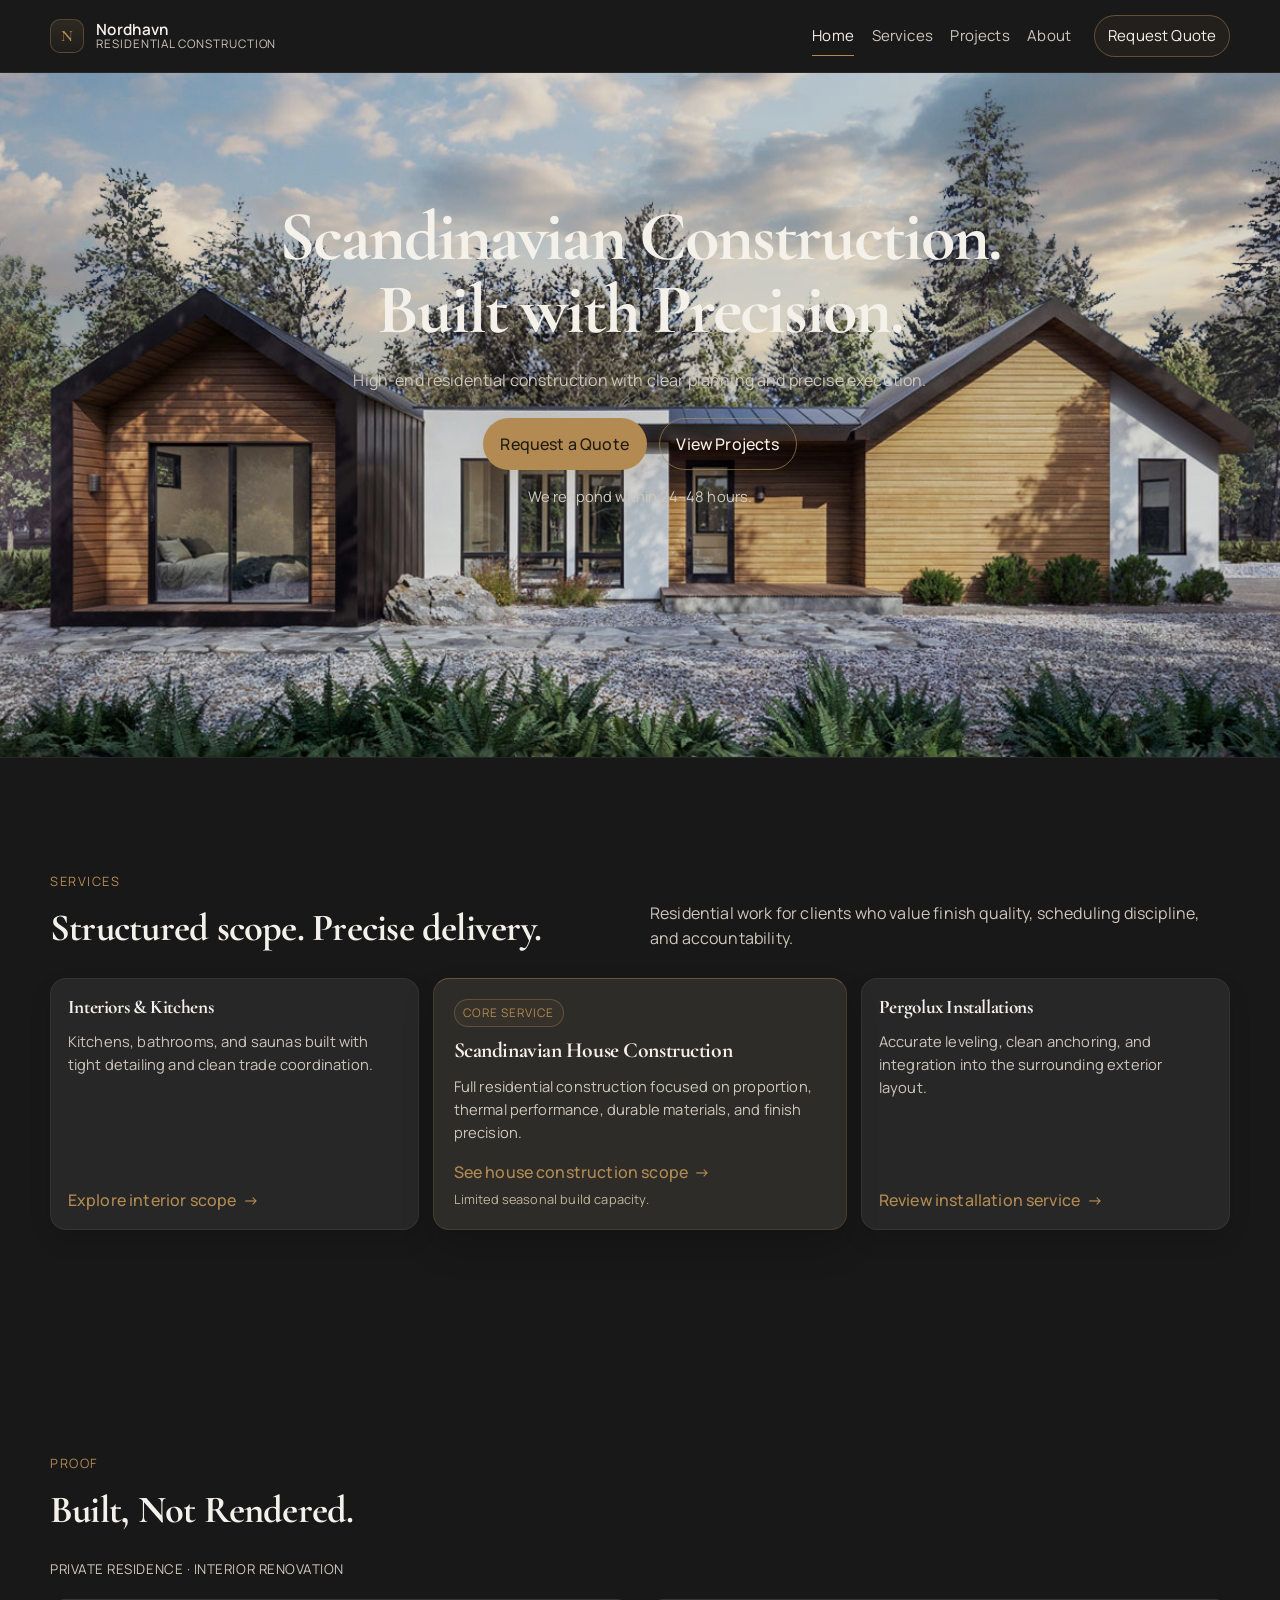
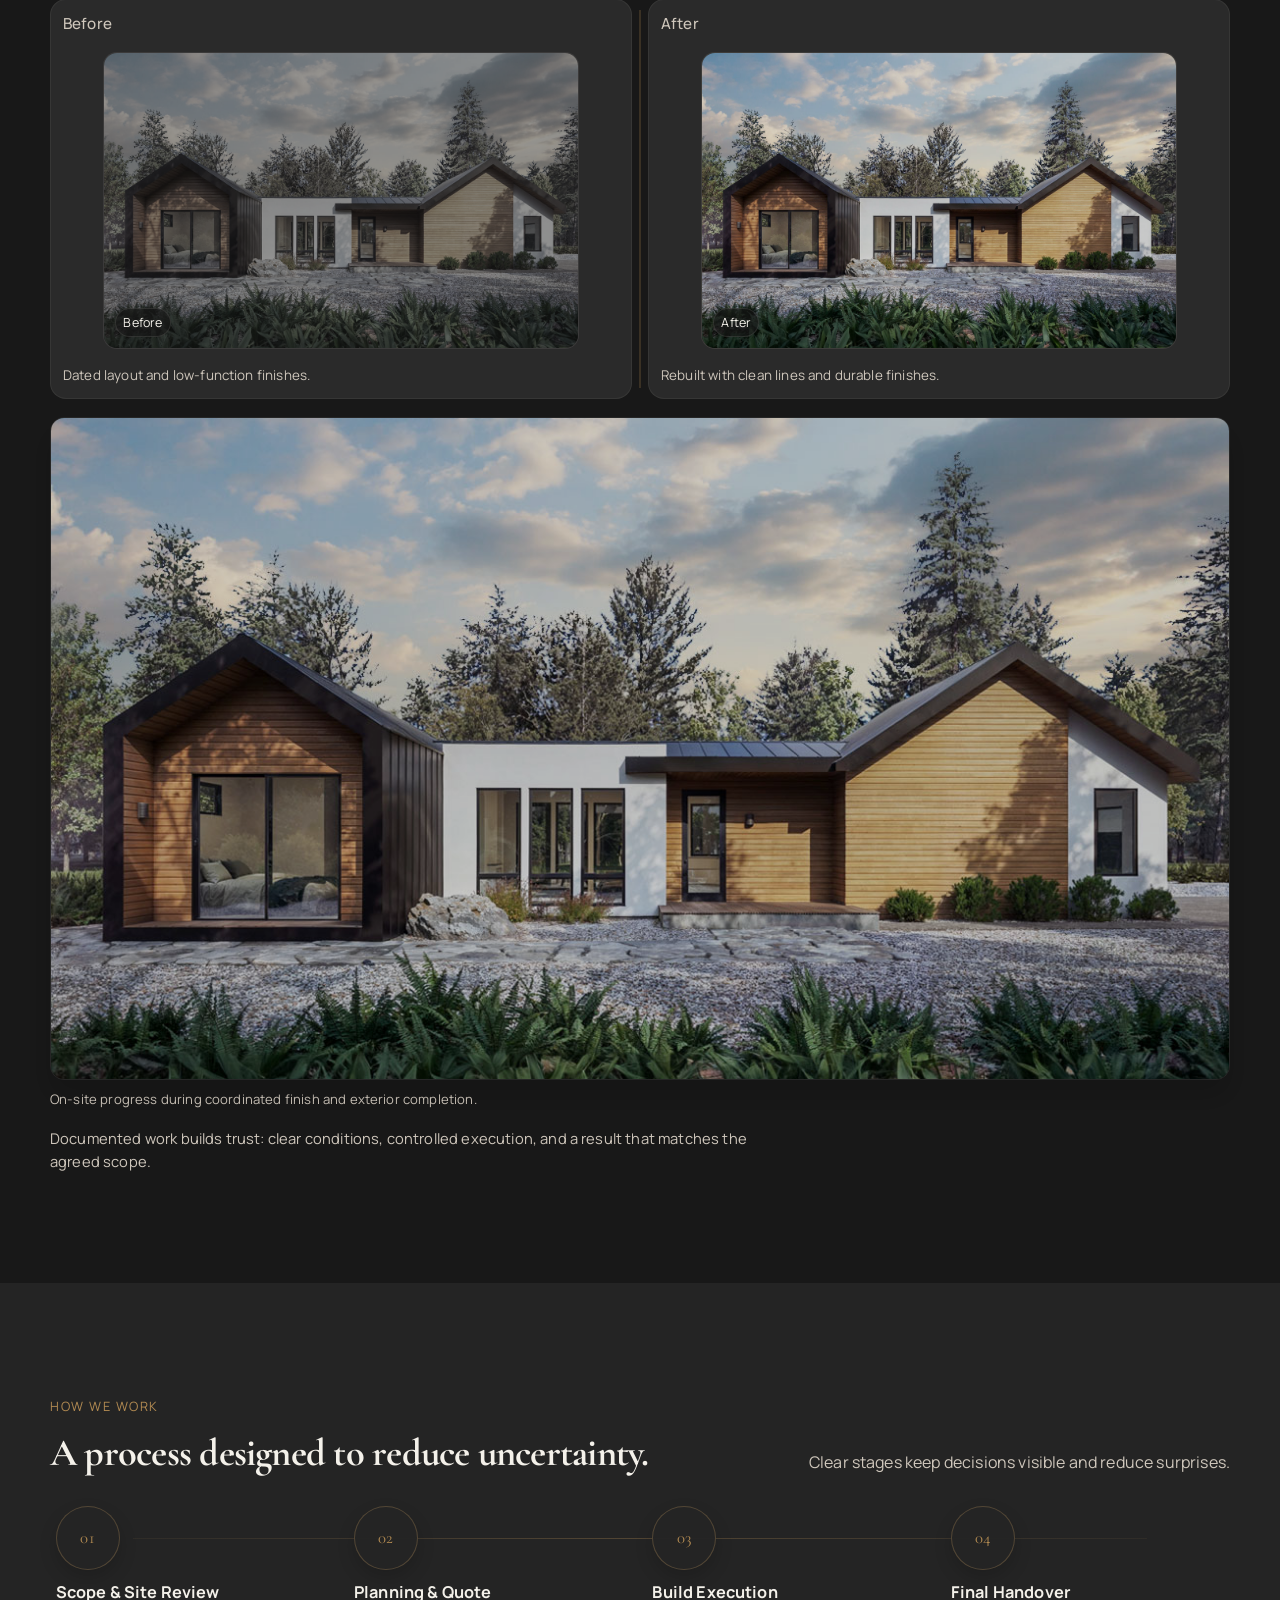
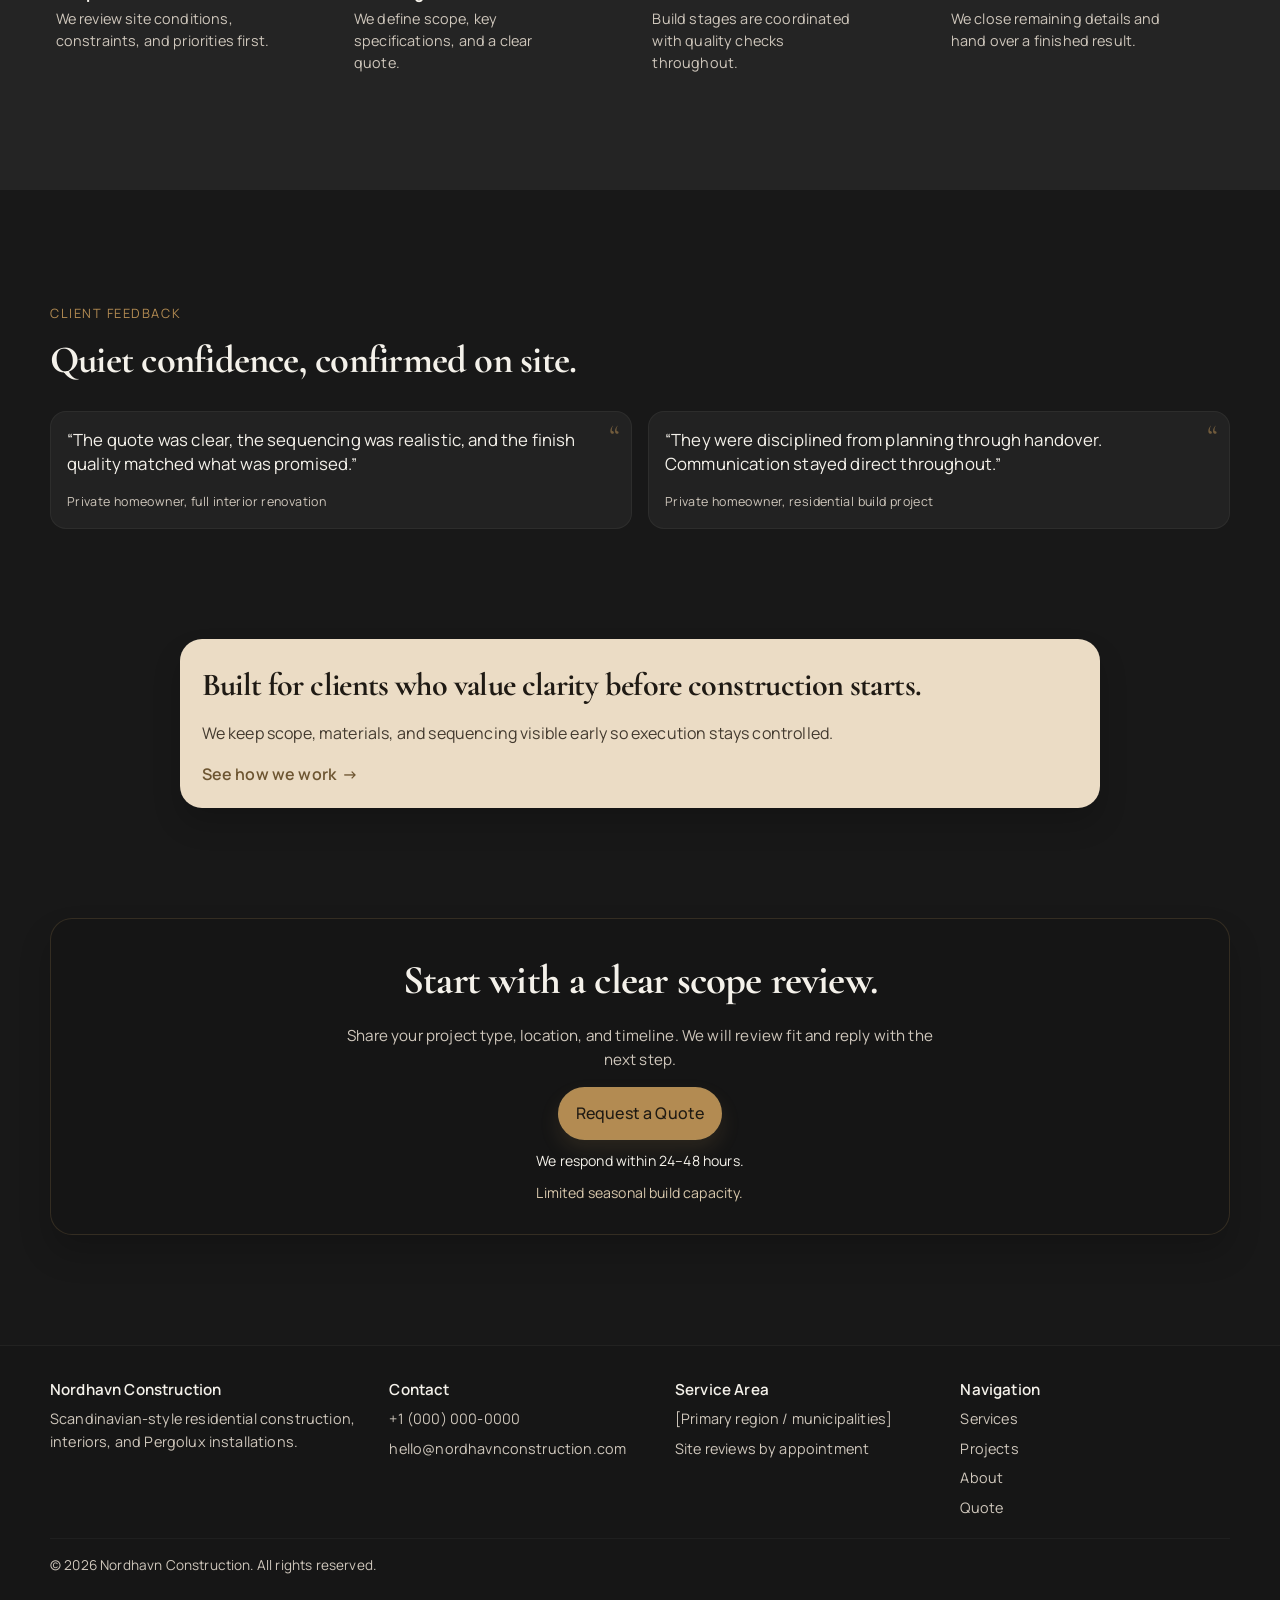
<file: index.html>
<!DOCTYPE html>
<html lang="en">
  <head>
    <meta charset="UTF-8" />
    <meta name="viewport" content="width=device-width, initial-scale=1.0" />
    <meta
      name="description"
      content="Scandinavian-style residential construction, interiors, kitchens, bathrooms, saunas, and Pergolux installations delivered with disciplined process and precise execution."
    />
    <title>Nordhavn Construction | Scandinavian Residential Construction</title>
    <link rel="stylesheet" href="style.css" />
  </head>
  <body class="page-home">
    <header class="site-header">
      <div class="container nav-wrap">
        <a class="brand" href="index.html" aria-label="Nordhavn Construction Home">
          <span class="brand-mark">N</span>
          <span class="brand-text">
            <strong>Nordhavn</strong>
            <span>Residential Construction</span>
          </span>
        </a>

        <button class="nav-toggle" type="button" aria-expanded="false" aria-controls="site-menu">
          Menu
        </button>

        <nav class="site-nav" id="site-menu" aria-label="Primary Navigation">
          <a href="index.html">Home</a>
          <a href="services.html">Services</a>
          <a href="projects.html">Projects</a>
          <a href="about.html">About</a>
          <a class="nav-cta" href="quote.html">Request Quote</a>
        </nav>
      </div>
    </header>

    <main>
      <section class="hero hero--pattern">
        <div class="hero__media" aria-hidden="true">
          <img src="images/hero-house.jpg" alt="" />
        </div>
        <div class="container hero__inner">
          <h1>Scandinavian Construction. Built with Precision.</h1>
          <p>
            High-end residential construction with clear planning and precise execution.
          </p>
          <div class="hero__actions">
            <a class="btn btn--primary" href="quote.html">Request a Quote</a>
            <a class="btn btn--secondary" href="projects.html">View Projects</a>
          </div>
          <div class="hero__micro">We respond within 24–48 hours.</div>
        </div>
      </section>

      <div class="section-divider" aria-hidden="true"></div>

      <section class="section section--dark" id="services-overview">
        <div class="container">
          <div class="section-header">
            <div>
              <span class="eyebrow">Services</span>
              <h2>Structured scope. Precise delivery.</h2>
            </div>
            <p>
              Residential work for clients who value finish quality, scheduling discipline, and accountability.
            </p>
          </div>

          <div class="services-grid">
            <article class="service-card">
              <h3>Interiors &amp; Kitchens</h3>
              <p>
                Kitchens, bathrooms, and saunas built with tight detailing and clean trade coordination.
              </p>
              <div class="service-card__footer">
                <a class="inline-link" href="services.html#interiors">Explore interior scope</a>
              </div>
            </article>

            <article class="service-card service-card--core">
              <span class="badge">Core Service</span>
              <h3>Scandinavian House Construction</h3>
              <p>
                Full residential construction focused on proportion, thermal performance, durable materials, and finish precision.
              </p>
              <div class="service-card__footer">
                <a class="inline-link" href="services.html#houses">See house construction scope</a>
                <span class="service-card__urgency">Limited seasonal build capacity.</span>
              </div>
            </article>

            <article class="service-card">
              <h3>Pergolux Installations</h3>
              <p>
                Accurate leveling, clean anchoring, and integration into the surrounding exterior layout.
              </p>
              <div class="service-card__footer">
                <a class="inline-link" href="services.html#pergolux">Review installation service</a>
              </div>
            </article>
          </div>
        </div>
      </section>

      <section class="section section--dark" id="proof">
        <div class="container">
          <div class="section-header">
            <div>
              <span class="eyebrow">Proof</span>
              <h2>Built, Not Rendered.</h2>
            </div>
          </div>

          <div class="proof-grid">
            <p class="project-tag">Private Residence · Interior Renovation</p>
            <div class="before-after">
              <article class="compare-tile">
                <h3>Before</h3>
                <figure class="compare-image compare-image--before" data-label="Before">
                  <img src="images/hero-house.jpg" alt="Before renovation reference image" />
                </figure>
                <p class="compare-caption">Dated layout and low-function finishes.</p>
              </article>

              <article class="compare-tile">
                <h3>After</h3>
                <figure class="compare-image compare-image--after" data-label="After">
                  <img src="images/hero-house.jpg" alt="Completed renovation reference image" />
                </figure>
                <p class="compare-caption">Rebuilt with clean lines and durable finishes.</p>
              </article>
            </div>

            <figure class="wide-proof">
              <img class="wide-proof__image" src="images/hero-house.jpg" alt="On-site construction progress reference image" />
              <figcaption class="wide-proof__caption">On-site progress during coordinated finish and exterior completion.</figcaption>
            </figure>

            <p class="proof-note">
              Documented work builds trust: clear conditions, controlled execution, and a result that matches the agreed scope.
            </p>
          </div>
        </div>
      </section>

      <section class="section section--alt" id="process">
        <div class="container">
          <div class="section-header">
            <div>
              <span class="eyebrow">How We Work</span>
              <h2>A process designed to reduce uncertainty.</h2>
            </div>
            <p>
              Clear stages keep decisions visible and reduce surprises.
            </p>
          </div>

          <div class="process-track" aria-label="Four-step project process">
            <article class="process-step">
              <div class="process-step__num">01</div>
              <h3>Scope &amp; Site Review</h3>
              <p>We review site conditions, constraints, and priorities first.</p>
            </article>

            <article class="process-step">
              <div class="process-step__num">02</div>
              <h3>Planning &amp; Quote</h3>
              <p>We define scope, key specifications, and a clear quote.</p>
            </article>

            <article class="process-step">
              <div class="process-step__num">03</div>
              <h3>Build Execution</h3>
              <p>Build stages are coordinated with quality checks throughout.</p>
            </article>

            <article class="process-step">
              <div class="process-step__num">04</div>
              <h3>Final Handover</h3>
              <p>We close remaining details and hand over a finished result.</p>
            </article>
          </div>
        </div>
      </section>

      <section class="section section--dark" id="testimonials">
        <div class="container">
          <div class="section-header">
            <div>
              <span class="eyebrow">Client Feedback</span>
              <h2>Quiet confidence, confirmed on site.</h2>
            </div>
          </div>

          <div class="testimonials-grid">
            <article class="testimonial-card">
              <blockquote>
                “The quote was clear, the sequencing was realistic, and the finish quality matched what was promised.”
              </blockquote>
              <cite>Private homeowner, full interior renovation</cite>
            </article>

            <article class="testimonial-card">
              <blockquote>
                “They were disciplined from planning through handover. Communication stayed direct throughout.”
              </blockquote>
              <cite>Private homeowner, residential build project</cite>
            </article>
          </div>
        </div>
      </section>

      <section class="section section--dark about-teaser-shell" id="home-about">
        <div class="container">
          <div class="about-panel">
            <div class="about-panel__row">
              <div>
                <h2>Built for clients who value clarity before construction starts.</h2>
                <p>
                  We keep scope, materials, and sequencing visible early so execution stays controlled.
                </p>
              </div>
              <a class="inline-link" href="about.html">See how we work</a>
            </div>
          </div>
        </div>
      </section>

      <section class="section section--dark cta-wrap" id="final-cta">
        <div class="container">
          <div class="cta-panel">
            <h2>Start with a clear scope review.</h2>
            <p>
              Share your project type, location, and timeline. We will review fit and reply with the next step.
            </p>
            <div class="cta-actions">
              <a class="btn btn--primary" href="quote.html">Request a Quote</a>
            </div>
            <div class="microcopy">We respond within 24–48 hours.</div>
            <div class="urgency">Limited seasonal build capacity.</div>
          </div>
        </div>
      </section>
    </main>

    <footer class="site-footer">
      <div class="container">
        <div class="footer-grid">
          <div class="footer-col">
            <h4>Nordhavn Construction</h4>
            <p>Scandinavian-style residential construction, interiors, and Pergolux installations.</p>
          </div>
          <div class="footer-col">
            <h4>Contact</h4>
            <p>+1 (000) 000-0000</p>
            <p>hello@nordhavnconstruction.com</p>
          </div>
          <div class="footer-col">
            <h4>Service Area</h4>
            <p>[Primary region / municipalities]</p>
            <p>Site reviews by appointment</p>
          </div>
          <div class="footer-col">
            <h4>Navigation</h4>
            <a href="services.html">Services</a>
            <a href="projects.html">Projects</a>
            <a href="about.html">About</a>
            <a href="quote.html">Quote</a>
          </div>
        </div>
        <div class="footer-bottom">© 2026 Nordhavn Construction. All rights reserved.</div>
      </div>
    </footer>

    <script src="script.js"></script>
  </body>
</html>
</file>
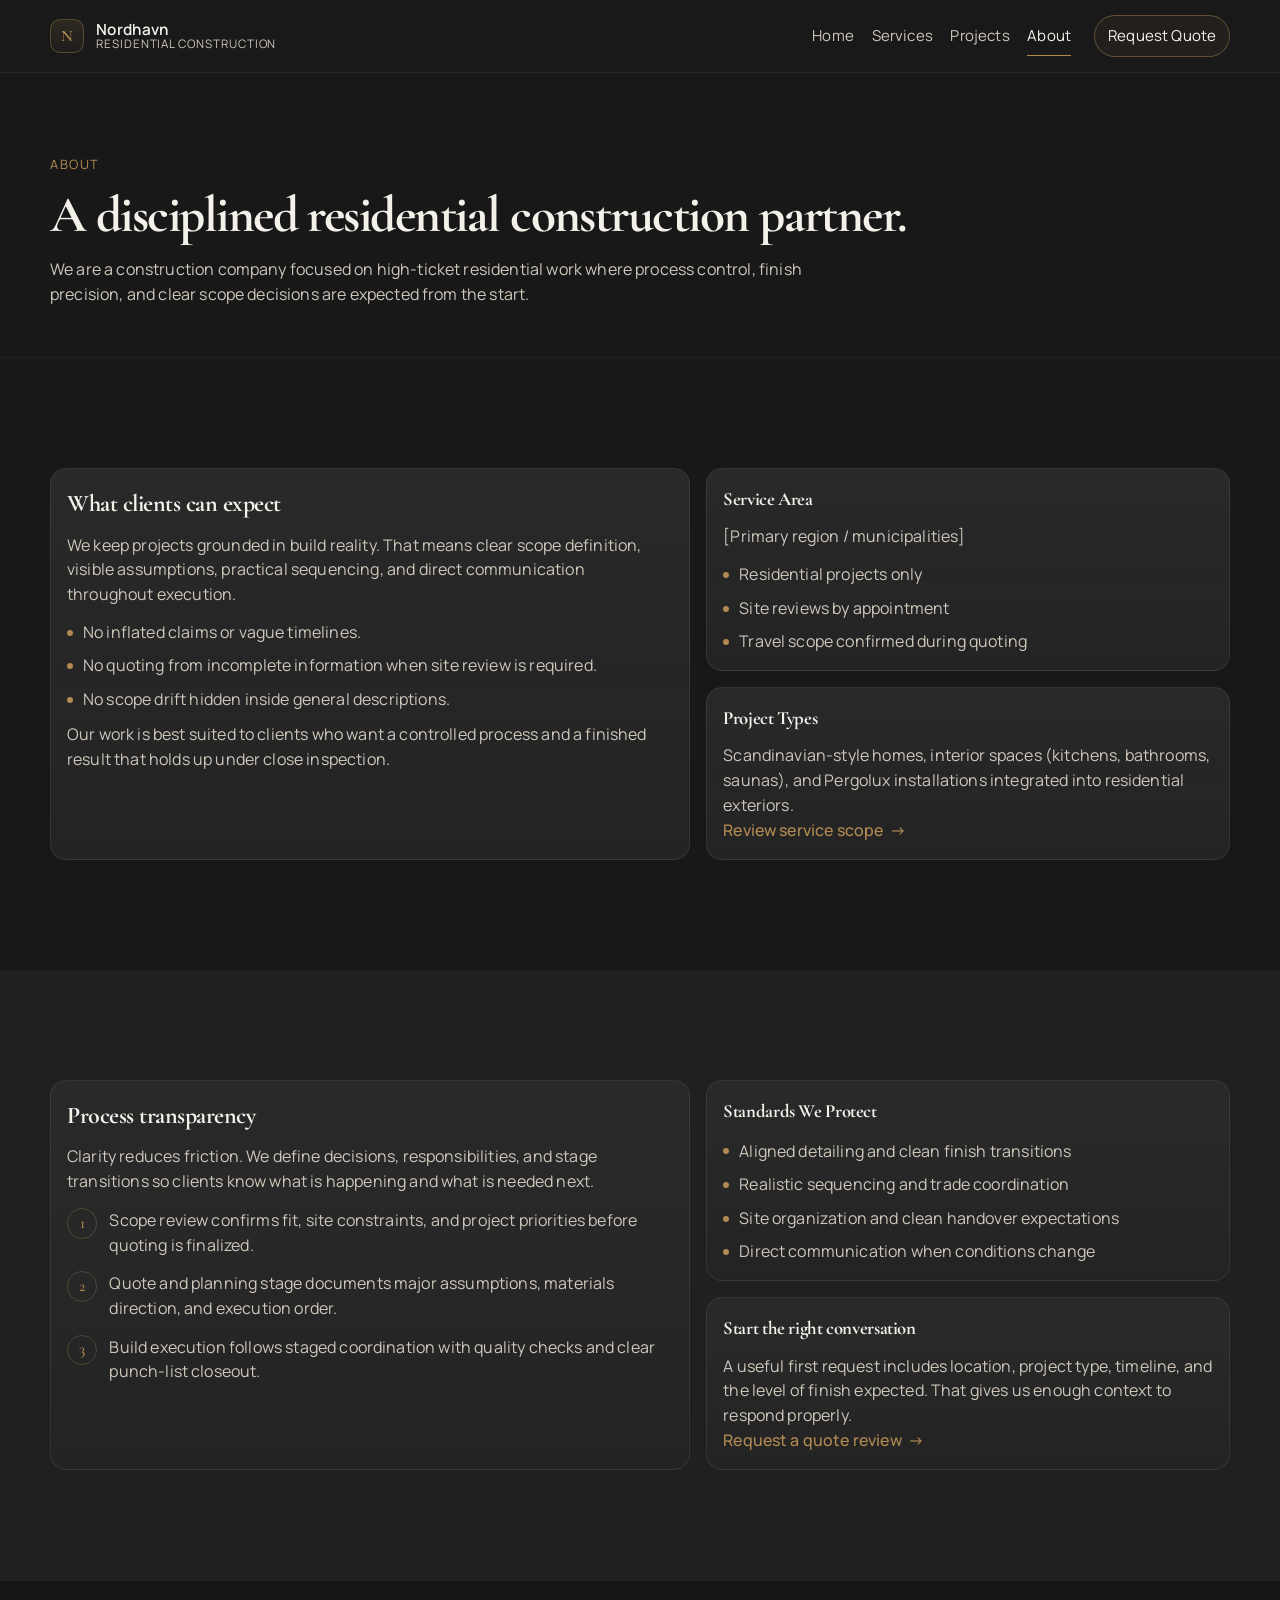
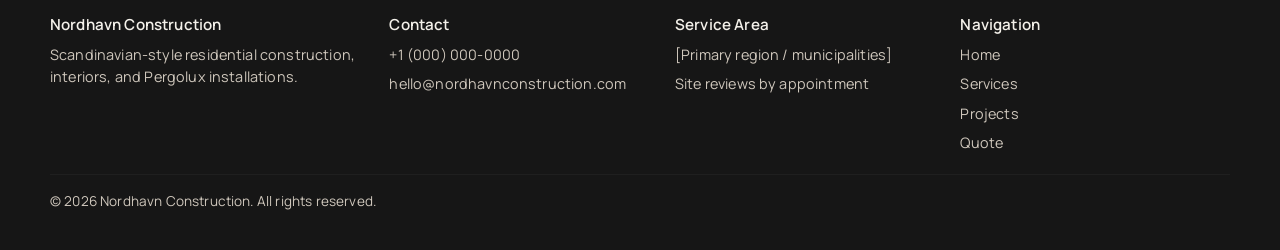
<file: about.html>
<!DOCTYPE html>
<html lang="en">
  <head>
    <meta charset="UTF-8" />
    <meta name="viewport" content="width=device-width, initial-scale=1.0" />
    <meta
      name="description"
      content="About Nordhavn Construction: process transparency, build standards, service area, and a disciplined approach to high-end residential construction."
    />
    <title>About | Nordhavn Construction</title>
    <link rel="stylesheet" href="style.css" />
  </head>
  <body class="page-about">
    <header class="site-header">
      <div class="container nav-wrap">
        <a class="brand" href="index.html" aria-label="Nordhavn Construction Home">
          <span class="brand-mark">N</span>
          <span class="brand-text">
            <strong>Nordhavn</strong>
            <span>Residential Construction</span>
          </span>
        </a>

        <button class="nav-toggle" type="button" aria-expanded="false" aria-controls="site-menu">
          Menu
        </button>

        <nav class="site-nav" id="site-menu" aria-label="Primary Navigation">
          <a href="index.html">Home</a>
          <a href="services.html">Services</a>
          <a href="projects.html">Projects</a>
          <a href="about.html">About</a>
          <a class="nav-cta" href="quote.html">Request Quote</a>
        </nav>
      </div>
    </header>

    <main>
      <section class="mini-hero">
        <div class="container">
          <span class="eyebrow">About</span>
          <h1>A disciplined residential construction partner.</h1>
          <p>
            We are a construction company focused on high-ticket residential work where process control, finish precision, and clear scope decisions are expected from the start.
          </p>
        </div>
      </section>

      <section class="section section--dark" id="about-core">
        <div class="container about-grid">
          <article class="panel">
            <h2>What clients can expect</h2>
            <p>
              We keep projects grounded in build reality. That means clear scope definition, visible assumptions, practical sequencing, and direct communication throughout execution.
            </p>
            <ul class="checklist">
              <li>No inflated claims or vague timelines.</li>
              <li>No quoting from incomplete information when site review is required.</li>
              <li>No scope drift hidden inside general descriptions.</li>
            </ul>
            <p>
              Our work is best suited to clients who want a controlled process and a finished result that holds up under close inspection.
            </p>
          </article>

          <div class="stack">
            <article class="panel">
              <h3>Service Area</h3>
              <p>[Primary region / municipalities]</p>
              <ul class="simple-list">
                <li>Residential projects only</li>
                <li>Site reviews by appointment</li>
                <li>Travel scope confirmed during quoting</li>
              </ul>
            </article>

            <article class="panel">
              <h3>Project Types</h3>
              <p>
                Scandinavian-style homes, interior spaces (kitchens, bathrooms, saunas), and Pergolux installations integrated into residential exteriors.
              </p>
              <a class="inline-link" href="services.html">Review service scope</a>
            </article>
          </div>
        </div>
      </section>

      <section class="section section--alt" id="transparency">
        <div class="container about-grid">
          <article class="panel">
            <h2>Process transparency</h2>
            <p>
              Clarity reduces friction. We define decisions, responsibilities, and stage transitions so clients know what is happening and what is needed next.
            </p>
            <ol class="number-list">
              <li>
                <strong>1</strong>
                <span>Scope review confirms fit, site constraints, and project priorities before quoting is finalized.</span>
              </li>
              <li>
                <strong>2</strong>
                <span>Quote and planning stage documents major assumptions, materials direction, and execution order.</span>
              </li>
              <li>
                <strong>3</strong>
                <span>Build execution follows staged coordination with quality checks and clear punch-list closeout.</span>
              </li>
            </ol>
          </article>

          <div class="stack">
            <article class="panel">
              <h3>Standards We Protect</h3>
              <ul class="simple-list">
                <li>Aligned detailing and clean finish transitions</li>
                <li>Realistic sequencing and trade coordination</li>
                <li>Site organization and clean handover expectations</li>
                <li>Direct communication when conditions change</li>
              </ul>
            </article>

            <article class="panel">
              <h3>Start the right conversation</h3>
              <p>
                A useful first request includes location, project type, timeline, and the level of finish expected. That gives us enough context to respond properly.
              </p>
              <a class="inline-link" href="quote.html">Request a quote review</a>
            </article>
          </div>
        </div>
      </section>
    </main>

    <footer class="site-footer">
      <div class="container">
        <div class="footer-grid">
          <div class="footer-col">
            <h4>Nordhavn Construction</h4>
            <p>Scandinavian-style residential construction, interiors, and Pergolux installations.</p>
          </div>
          <div class="footer-col">
            <h4>Contact</h4>
            <p>+1 (000) 000-0000</p>
            <p>hello@nordhavnconstruction.com</p>
          </div>
          <div class="footer-col">
            <h4>Service Area</h4>
            <p>[Primary region / municipalities]</p>
            <p>Site reviews by appointment</p>
          </div>
          <div class="footer-col">
            <h4>Navigation</h4>
            <a href="index.html">Home</a>
            <a href="services.html">Services</a>
            <a href="projects.html">Projects</a>
            <a href="quote.html">Quote</a>
          </div>
        </div>
        <div class="footer-bottom">© 2026 Nordhavn Construction. All rights reserved.</div>
      </div>
    </footer>

    <script src="script.js"></script>
  </body>
</html>
</file>
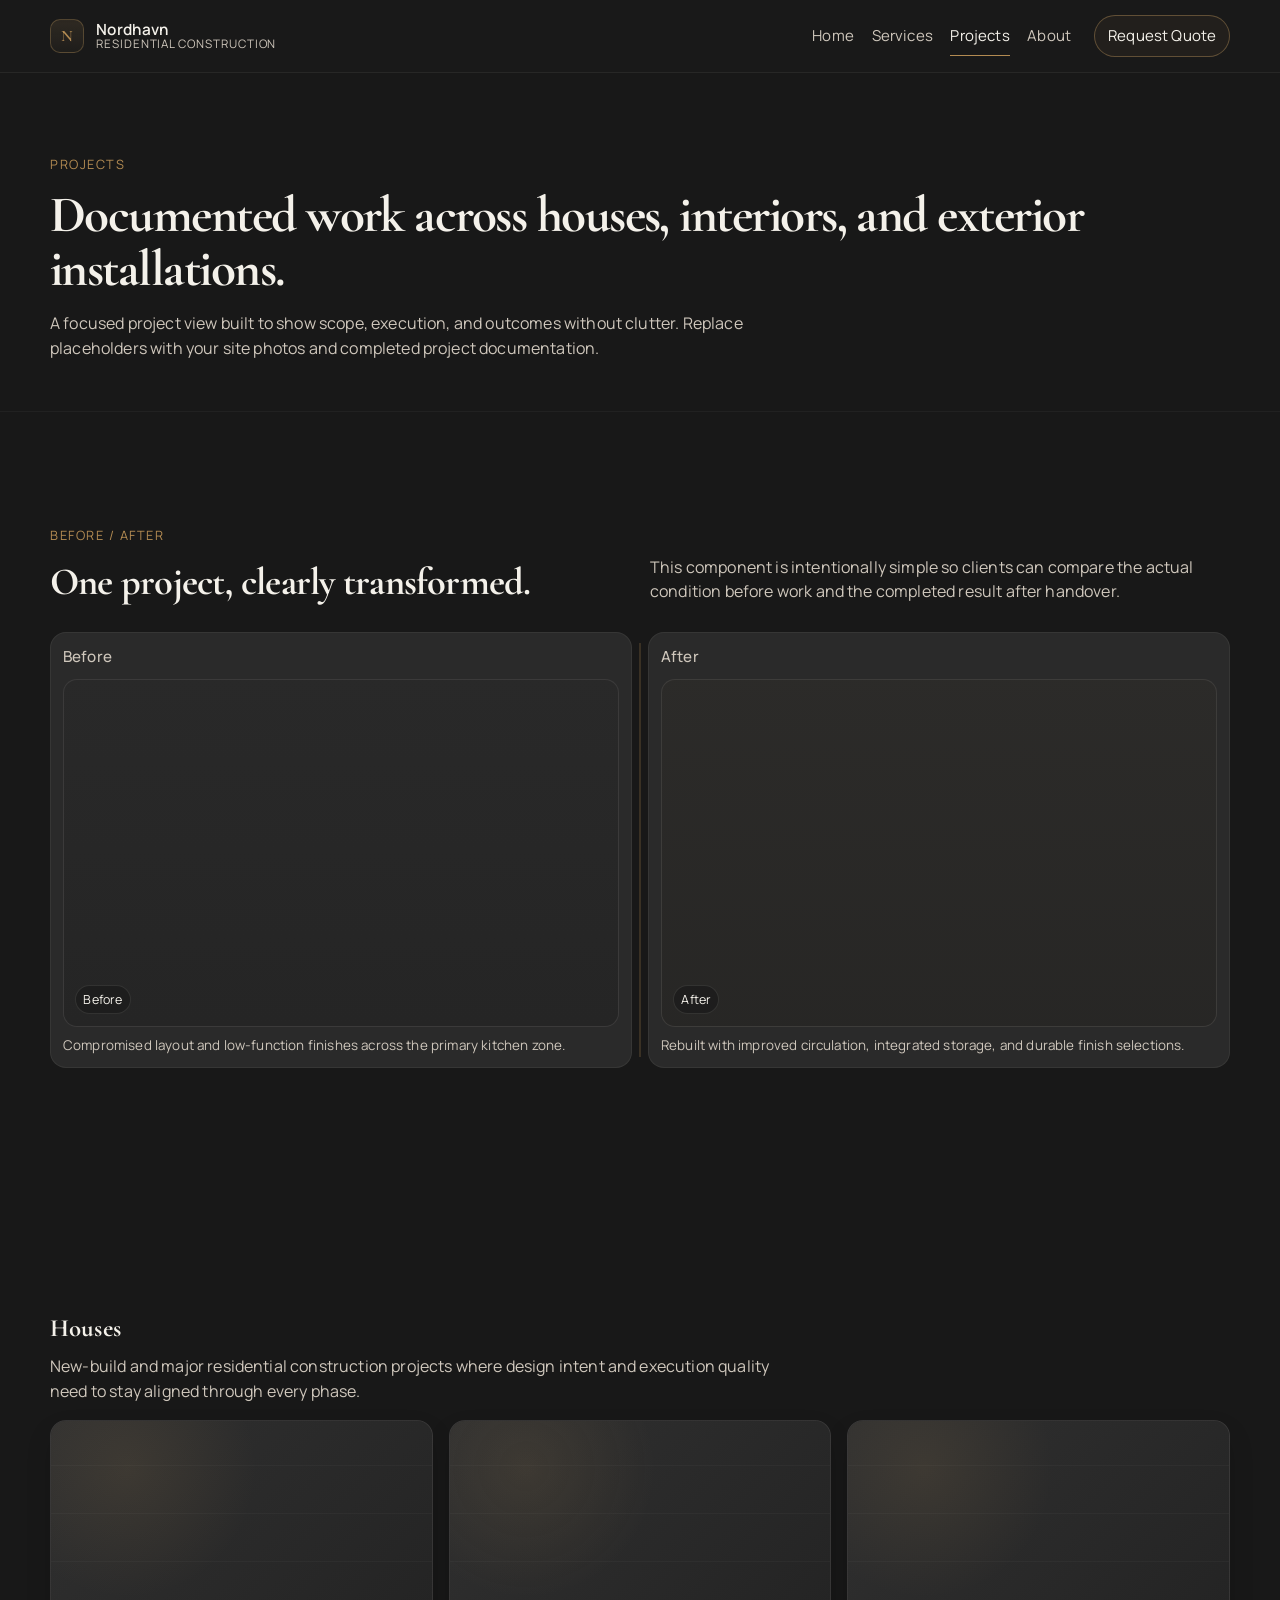
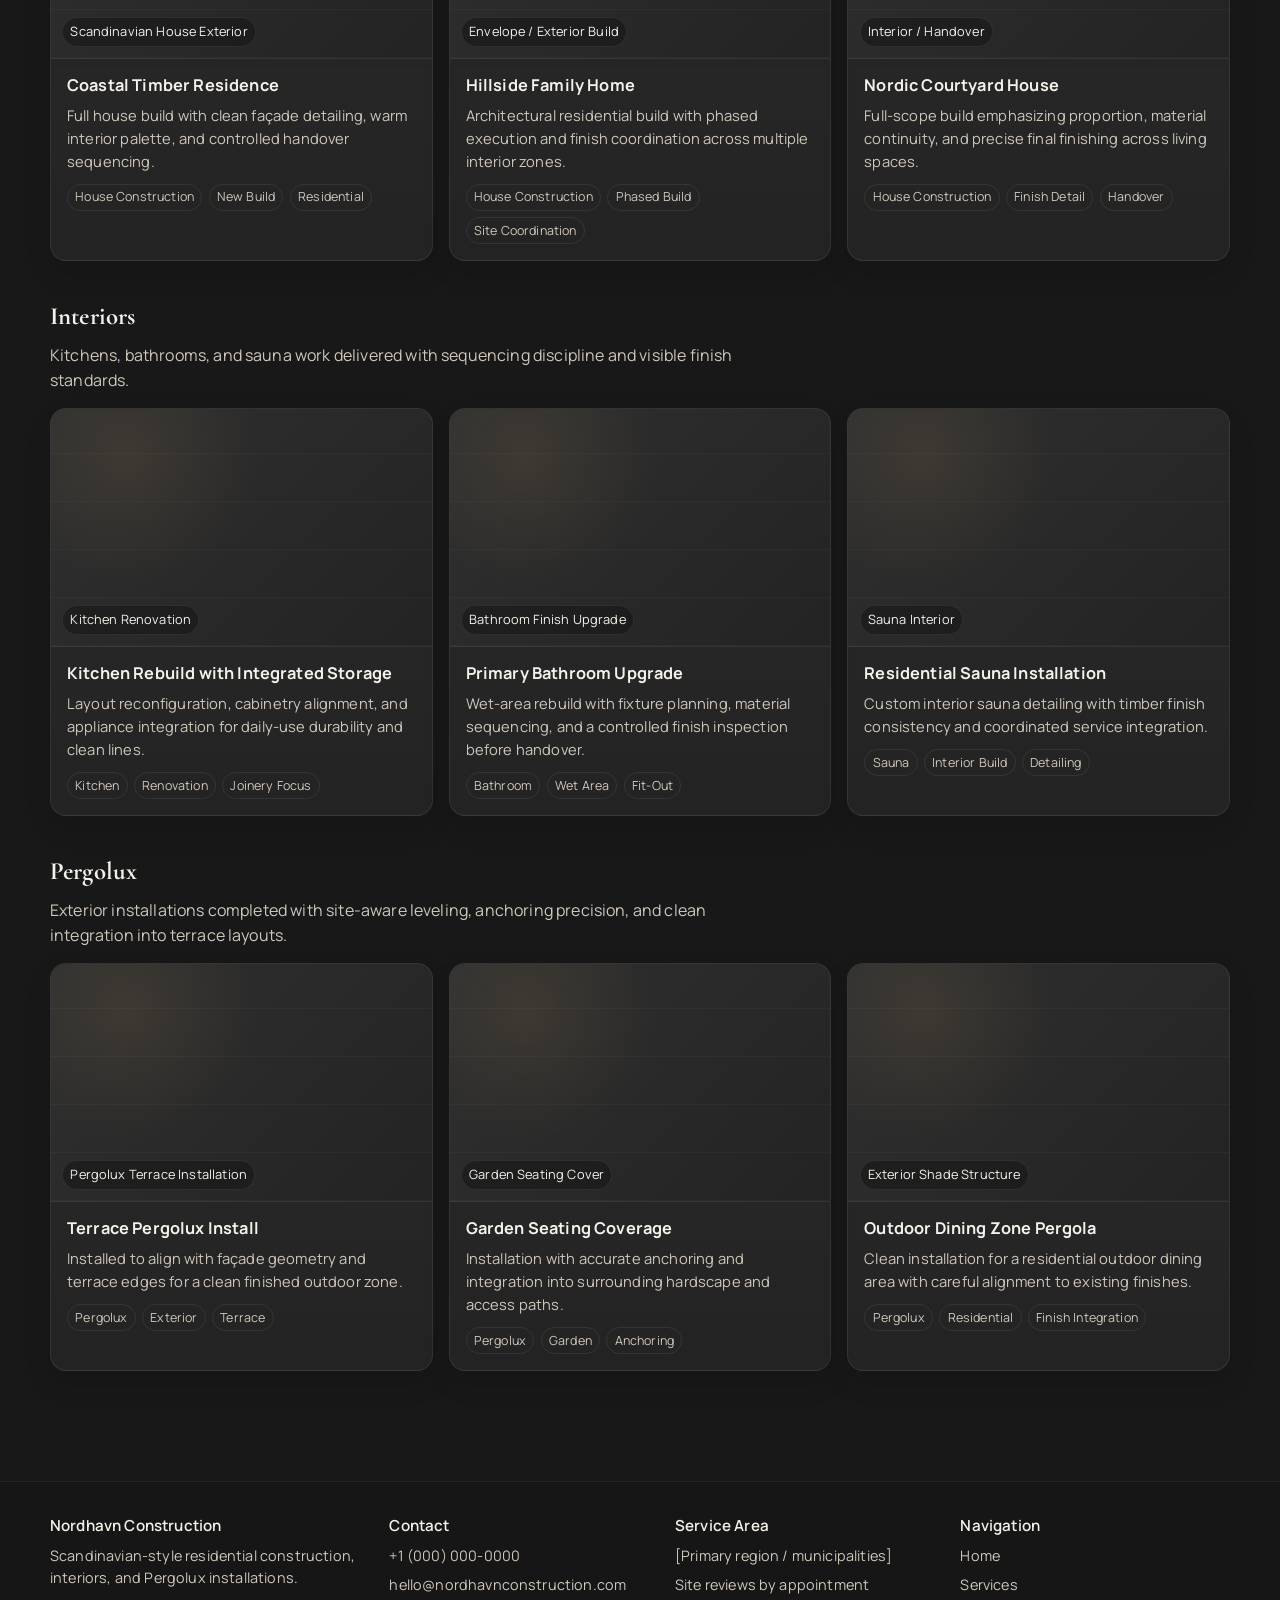
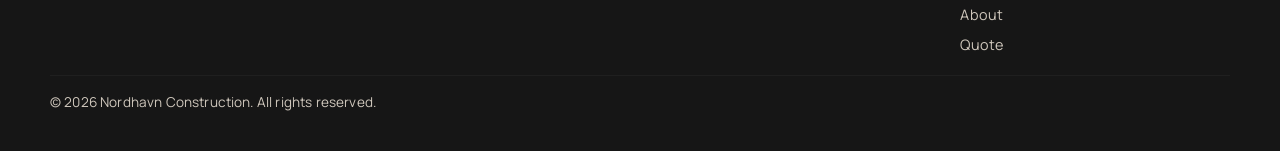
<file: projects.html>
<!DOCTYPE html>
<html lang="en">
  <head>
    <meta charset="UTF-8" />
    <meta name="viewport" content="width=device-width, initial-scale=1.0" />
    <meta
      name="description"
      content="Selected house construction, interiors, and Pergolux installation projects with before/after proof and clean grouped presentation."
    />
    <title>Projects | Nordhavn Construction</title>
    <link rel="stylesheet" href="style.css" />
  </head>
  <body class="page-projects">
    <header class="site-header">
      <div class="container nav-wrap">
        <a class="brand" href="index.html" aria-label="Nordhavn Construction Home">
          <span class="brand-mark">N</span>
          <span class="brand-text">
            <strong>Nordhavn</strong>
            <span>Residential Construction</span>
          </span>
        </a>

        <button class="nav-toggle" type="button" aria-expanded="false" aria-controls="site-menu">
          Menu
        </button>

        <nav class="site-nav" id="site-menu" aria-label="Primary Navigation">
          <a href="index.html">Home</a>
          <a href="services.html">Services</a>
          <a href="projects.html">Projects</a>
          <a href="about.html">About</a>
          <a class="nav-cta" href="quote.html">Request Quote</a>
        </nav>
      </div>
    </header>

    <main>
      <section class="mini-hero">
        <div class="container">
          <span class="eyebrow">Projects</span>
          <h1>Documented work across houses, interiors, and exterior installations.</h1>
          <p>
            A focused project view built to show scope, execution, and outcomes without clutter. Replace placeholders with your site photos and completed project documentation.
          </p>
        </div>
      </section>

      <section class="section section--dark" id="projects-proof">
        <div class="container">
          <div class="section-header">
            <div>
              <span class="eyebrow">Before / After</span>
              <h2>One project, clearly transformed.</h2>
            </div>
            <p>
              This component is intentionally simple so clients can compare the actual condition before work and the completed result after handover.
            </p>
          </div>

          <div class="before-after before-after--compact">
            <article class="compare-tile">
              <h3>Before</h3>
              <div class="compare-image compare-image--before" data-label="Before"></div>
              <p class="compare-caption">Compromised layout and low-function finishes across the primary kitchen zone.</p>
            </article>
            <article class="compare-tile">
              <h3>After</h3>
              <div class="compare-image compare-image--after" data-label="After"></div>
              <p class="compare-caption">Rebuilt with improved circulation, integrated storage, and durable finish selections.</p>
            </article>
          </div>
        </div>
      </section>

      <section class="section section--dark" id="project-groups">
        <div class="container">
          <section class="project-group" aria-labelledby="houses-group-title">
            <h2 id="houses-group-title">Houses</h2>
            <p>
              New-build and major residential construction projects where design intent and execution quality need to stay aligned through every phase.
            </p>
            <div class="projects-grid">
              <article class="project-card">
                <div class="project-card__media" data-label="Scandinavian House Exterior"></div>
                <div class="project-card__body">
                  <h3>Coastal Timber Residence</h3>
                  <p>Full house build with clean façade detailing, warm interior palette, and controlled handover sequencing.</p>
                  <div class="project-meta">
                    <span>House Construction</span>
                    <span>New Build</span>
                    <span>Residential</span>
                  </div>
                </div>
              </article>

              <article class="project-card">
                <div class="project-card__media" data-label="Envelope / Exterior Build"></div>
                <div class="project-card__body">
                  <h3>Hillside Family Home</h3>
                  <p>Architectural residential build with phased execution and finish coordination across multiple interior zones.</p>
                  <div class="project-meta">
                    <span>House Construction</span>
                    <span>Phased Build</span>
                    <span>Site Coordination</span>
                  </div>
                </div>
              </article>

              <article class="project-card">
                <div class="project-card__media" data-label="Interior / Handover"></div>
                <div class="project-card__body">
                  <h3>Nordic Courtyard House</h3>
                  <p>Full-scope build emphasizing proportion, material continuity, and precise final finishing across living spaces.</p>
                  <div class="project-meta">
                    <span>House Construction</span>
                    <span>Finish Detail</span>
                    <span>Handover</span>
                  </div>
                </div>
              </article>
            </div>
          </section>

          <section class="project-group" aria-labelledby="interiors-group-title">
            <h2 id="interiors-group-title">Interiors</h2>
            <p>
              Kitchens, bathrooms, and sauna work delivered with sequencing discipline and visible finish standards.
            </p>
            <div class="projects-grid">
              <article class="project-card">
                <div class="project-card__media" data-label="Kitchen Renovation"></div>
                <div class="project-card__body">
                  <h3>Kitchen Rebuild with Integrated Storage</h3>
                  <p>Layout reconfiguration, cabinetry alignment, and appliance integration for daily-use durability and clean lines.</p>
                  <div class="project-meta">
                    <span>Kitchen</span>
                    <span>Renovation</span>
                    <span>Joinery Focus</span>
                  </div>
                </div>
              </article>

              <article class="project-card">
                <div class="project-card__media" data-label="Bathroom Finish Upgrade"></div>
                <div class="project-card__body">
                  <h3>Primary Bathroom Upgrade</h3>
                  <p>Wet-area rebuild with fixture planning, material sequencing, and a controlled finish inspection before handover.</p>
                  <div class="project-meta">
                    <span>Bathroom</span>
                    <span>Wet Area</span>
                    <span>Fit-Out</span>
                  </div>
                </div>
              </article>

              <article class="project-card">
                <div class="project-card__media" data-label="Sauna Interior"></div>
                <div class="project-card__body">
                  <h3>Residential Sauna Installation</h3>
                  <p>Custom interior sauna detailing with timber finish consistency and coordinated service integration.</p>
                  <div class="project-meta">
                    <span>Sauna</span>
                    <span>Interior Build</span>
                    <span>Detailing</span>
                  </div>
                </div>
              </article>
            </div>
          </section>

          <section class="project-group" aria-labelledby="pergolux-group-title">
            <h2 id="pergolux-group-title">Pergolux</h2>
            <p>
              Exterior installations completed with site-aware leveling, anchoring precision, and clean integration into terrace layouts.
            </p>
            <div class="projects-grid">
              <article class="project-card">
                <div class="project-card__media" data-label="Pergolux Terrace Installation"></div>
                <div class="project-card__body">
                  <h3>Terrace Pergolux Install</h3>
                  <p>Installed to align with façade geometry and terrace edges for a clean finished outdoor zone.</p>
                  <div class="project-meta">
                    <span>Pergolux</span>
                    <span>Exterior</span>
                    <span>Terrace</span>
                  </div>
                </div>
              </article>

              <article class="project-card">
                <div class="project-card__media" data-label="Garden Seating Cover"></div>
                <div class="project-card__body">
                  <h3>Garden Seating Coverage</h3>
                  <p>Installation with accurate anchoring and integration into surrounding hardscape and access paths.</p>
                  <div class="project-meta">
                    <span>Pergolux</span>
                    <span>Garden</span>
                    <span>Anchoring</span>
                  </div>
                </div>
              </article>

              <article class="project-card">
                <div class="project-card__media" data-label="Exterior Shade Structure"></div>
                <div class="project-card__body">
                  <h3>Outdoor Dining Zone Pergola</h3>
                  <p>Clean installation for a residential outdoor dining area with careful alignment to existing finishes.</p>
                  <div class="project-meta">
                    <span>Pergolux</span>
                    <span>Residential</span>
                    <span>Finish Integration</span>
                  </div>
                </div>
              </article>
            </div>
          </section>
        </div>
      </section>
    </main>

    <footer class="site-footer">
      <div class="container">
        <div class="footer-grid">
          <div class="footer-col">
            <h4>Nordhavn Construction</h4>
            <p>Scandinavian-style residential construction, interiors, and Pergolux installations.</p>
          </div>
          <div class="footer-col">
            <h4>Contact</h4>
            <p>+1 (000) 000-0000</p>
            <p>hello@nordhavnconstruction.com</p>
          </div>
          <div class="footer-col">
            <h4>Service Area</h4>
            <p>[Primary region / municipalities]</p>
            <p>Site reviews by appointment</p>
          </div>
          <div class="footer-col">
            <h4>Navigation</h4>
            <a href="index.html">Home</a>
            <a href="services.html">Services</a>
            <a href="about.html">About</a>
            <a href="quote.html">Quote</a>
          </div>
        </div>
        <div class="footer-bottom">© 2026 Nordhavn Construction. All rights reserved.</div>
      </div>
    </footer>

    <script src="script.js"></script>
  </body>
</html>
</file>
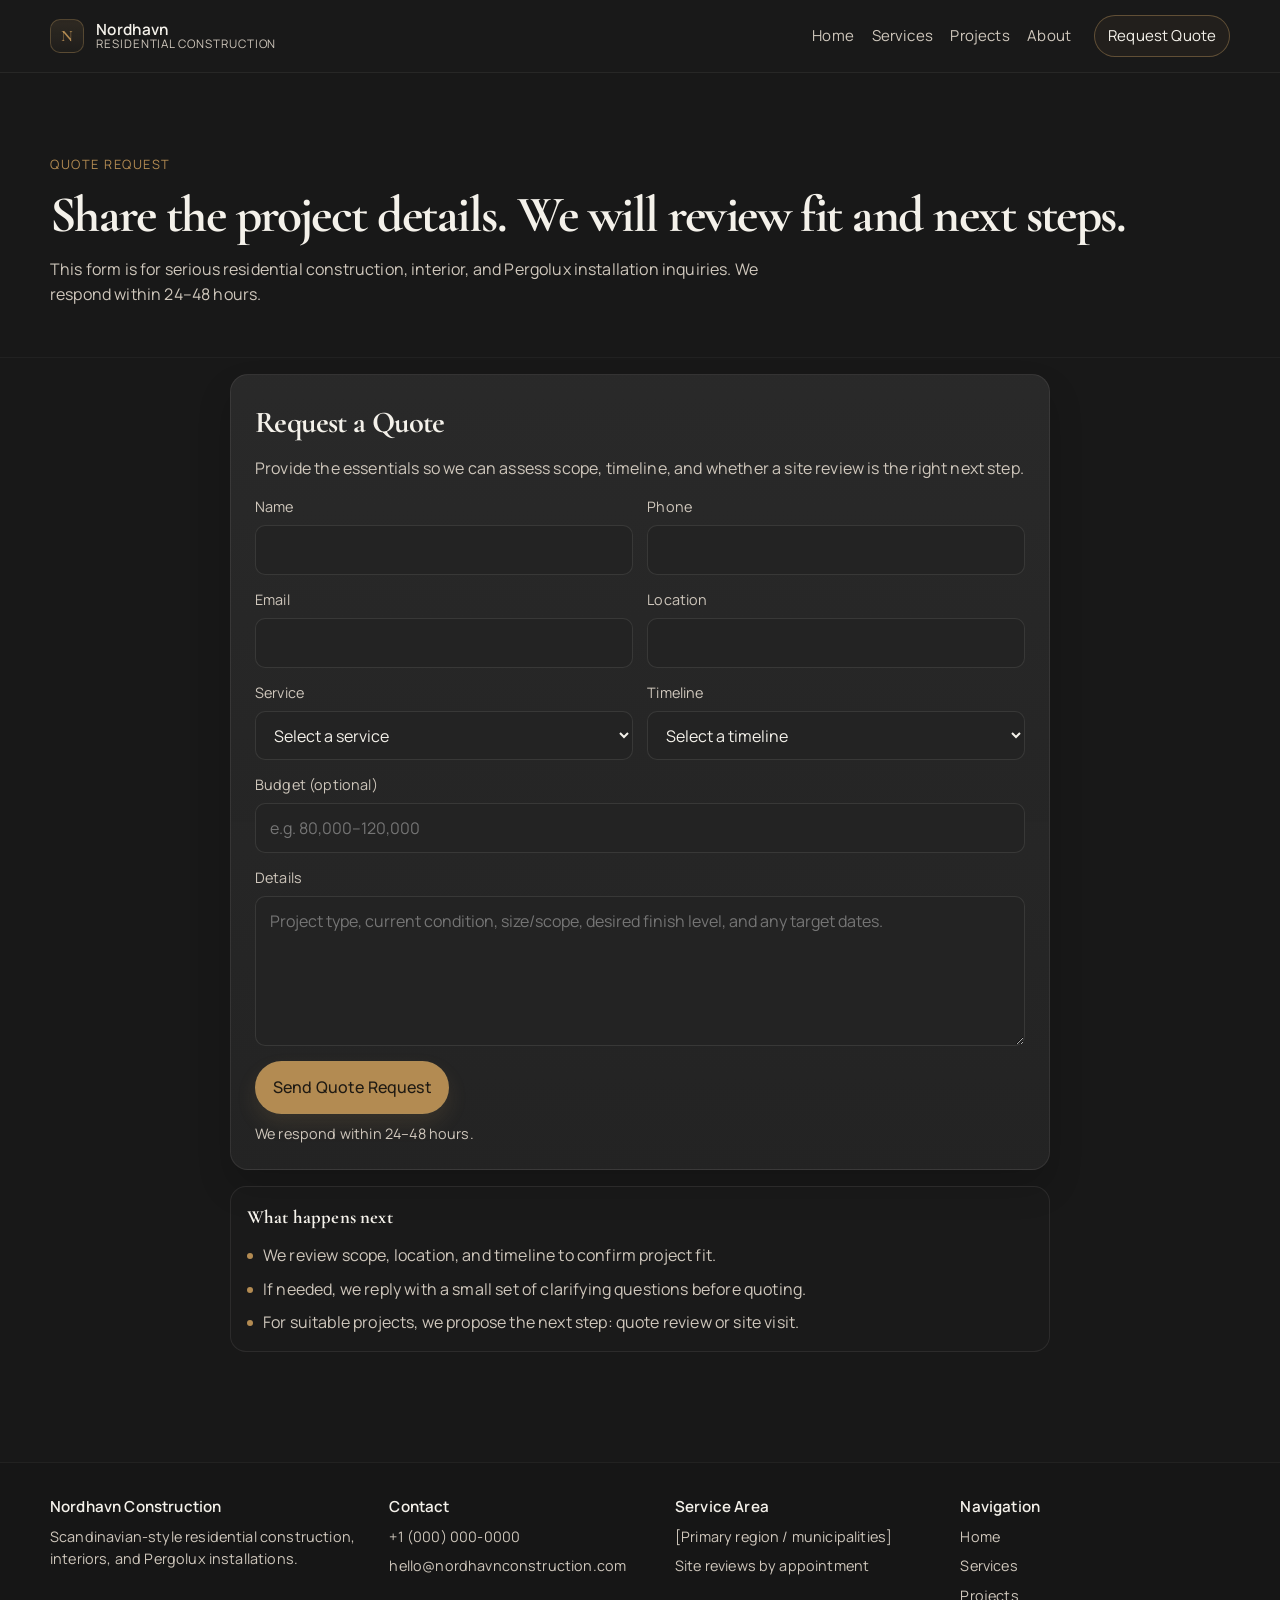
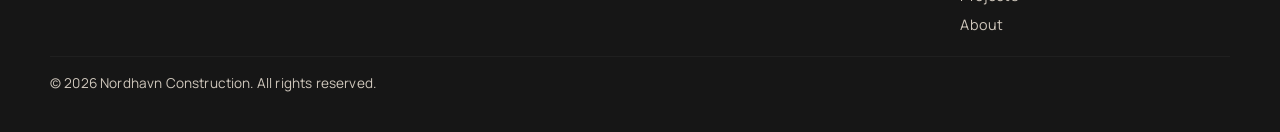
<file: quote.html>
<!DOCTYPE html>
<html lang="en">
  <head>
    <meta charset="UTF-8" />
    <meta name="viewport" content="width=device-width, initial-scale=1.0" />
    <meta
      name="description"
      content="Request a quote for Scandinavian house construction, interiors and kitchens, bathrooms, saunas, or Pergolux installations."
    />
    <title>Request a Quote | Nordhavn Construction</title>
    <link rel="stylesheet" href="style.css" />
  </head>
  <body class="page-quote">
    <header class="site-header">
      <div class="container nav-wrap">
        <a class="brand" href="index.html" aria-label="Nordhavn Construction Home">
          <span class="brand-mark">N</span>
          <span class="brand-text">
            <strong>Nordhavn</strong>
            <span>Residential Construction</span>
          </span>
        </a>

        <button class="nav-toggle" type="button" aria-expanded="false" aria-controls="site-menu">
          Menu
        </button>

        <nav class="site-nav" id="site-menu" aria-label="Primary Navigation">
          <a href="index.html">Home</a>
          <a href="services.html">Services</a>
          <a href="projects.html">Projects</a>
          <a href="about.html">About</a>
          <a class="nav-cta" href="quote.html">Request Quote</a>
        </nav>
      </div>
    </header>

    <main>
      <section class="mini-hero">
        <div class="container">
          <span class="eyebrow">Quote Request</span>
          <h1>Share the project details. We will review fit and next steps.</h1>
          <p>
            This form is for serious residential construction, interior, and Pergolux installation inquiries. We respond within 24–48 hours.
          </p>
        </div>
      </section>

      <section class="section section--dark quote-layout" id="quote-form-section">
        <div class="container">
          <div class="quote-card">
            <h2>Request a Quote</h2>
            <p>Provide the essentials so we can assess scope, timeline, and whether a site review is the right next step.</p>

            <form id="quote-form">
              <div class="form-grid">
                <div class="form-field">
                  <label for="name">Name</label>
                  <input id="name" name="name" type="text" autocomplete="name" required />
                </div>

                <div class="form-field">
                  <label for="phone">Phone</label>
                  <input id="phone" name="phone" type="tel" autocomplete="tel" required />
                </div>

                <div class="form-field">
                  <label for="email">Email</label>
                  <input id="email" name="email" type="email" autocomplete="email" required />
                </div>

                <div class="form-field">
                  <label for="location">Location</label>
                  <input id="location" name="location" type="text" autocomplete="address-level2" required />
                </div>

                <div class="form-field">
                  <label for="service-select">Service</label>
                  <select id="service-select" name="service" required>
                    <option value="">Select a service</option>
                    <option value="houses">Scandinavian House Construction</option>
                    <option value="interiors">Interiors &amp; Kitchens (incl. bathrooms / saunas)</option>
                    <option value="pergolux">Pergolux Installations</option>
                  </select>
                </div>

                <div class="form-field">
                  <label for="timeline">Timeline</label>
                  <select id="timeline" name="timeline" required>
                    <option value="">Select a timeline</option>
                    <option>As soon as possible</option>
                    <option>1–3 months</option>
                    <option>3–6 months</option>
                    <option>6+ months</option>
                    <option>Just planning / budgeting</option>
                  </select>
                </div>

                <div class="form-field form-field--full">
                  <label for="budget">Budget (optional)</label>
                  <input id="budget" name="budget" type="text" placeholder="e.g. 80,000–120,000" />
                </div>

                <div class="form-field form-field--full">
                  <label for="details">Details</label>
                  <textarea
                    id="details"
                    name="details"
                    placeholder="Project type, current condition, size/scope, desired finish level, and any target dates."
                    required
                  ></textarea>
                </div>
              </div>

              <div class="form-actions">
                <button class="btn btn--primary" type="submit">Send Quote Request</button>
                <div class="form-note">We respond within 24–48 hours.</div>
              </div>

              <div id="quote-success" class="form-success" role="status" aria-live="polite" hidden>
                Thanks. Your request has been captured for review. We will respond within 24–48 hours with next steps.
              </div>
            </form>
          </div>

          <div class="next-steps" aria-labelledby="next-steps-title">
            <h3 id="next-steps-title">What happens next</h3>
            <ul>
              <li>We review scope, location, and timeline to confirm project fit.</li>
              <li>If needed, we reply with a small set of clarifying questions before quoting.</li>
              <li>For suitable projects, we propose the next step: quote review or site visit.</li>
            </ul>
          </div>
        </div>
      </section>
    </main>

    <footer class="site-footer">
      <div class="container">
        <div class="footer-grid">
          <div class="footer-col">
            <h4>Nordhavn Construction</h4>
            <p>Scandinavian-style residential construction, interiors, and Pergolux installations.</p>
          </div>
          <div class="footer-col">
            <h4>Contact</h4>
            <p>+1 (000) 000-0000</p>
            <p>hello@nordhavnconstruction.com</p>
          </div>
          <div class="footer-col">
            <h4>Service Area</h4>
            <p>[Primary region / municipalities]</p>
            <p>Site reviews by appointment</p>
          </div>
          <div class="footer-col">
            <h4>Navigation</h4>
            <a href="index.html">Home</a>
            <a href="services.html">Services</a>
            <a href="projects.html">Projects</a>
            <a href="about.html">About</a>
          </div>
        </div>
        <div class="footer-bottom">© 2026 Nordhavn Construction. All rights reserved.</div>
      </div>
    </footer>

    <script src="script.js"></script>
  </body>
</html>
</file>
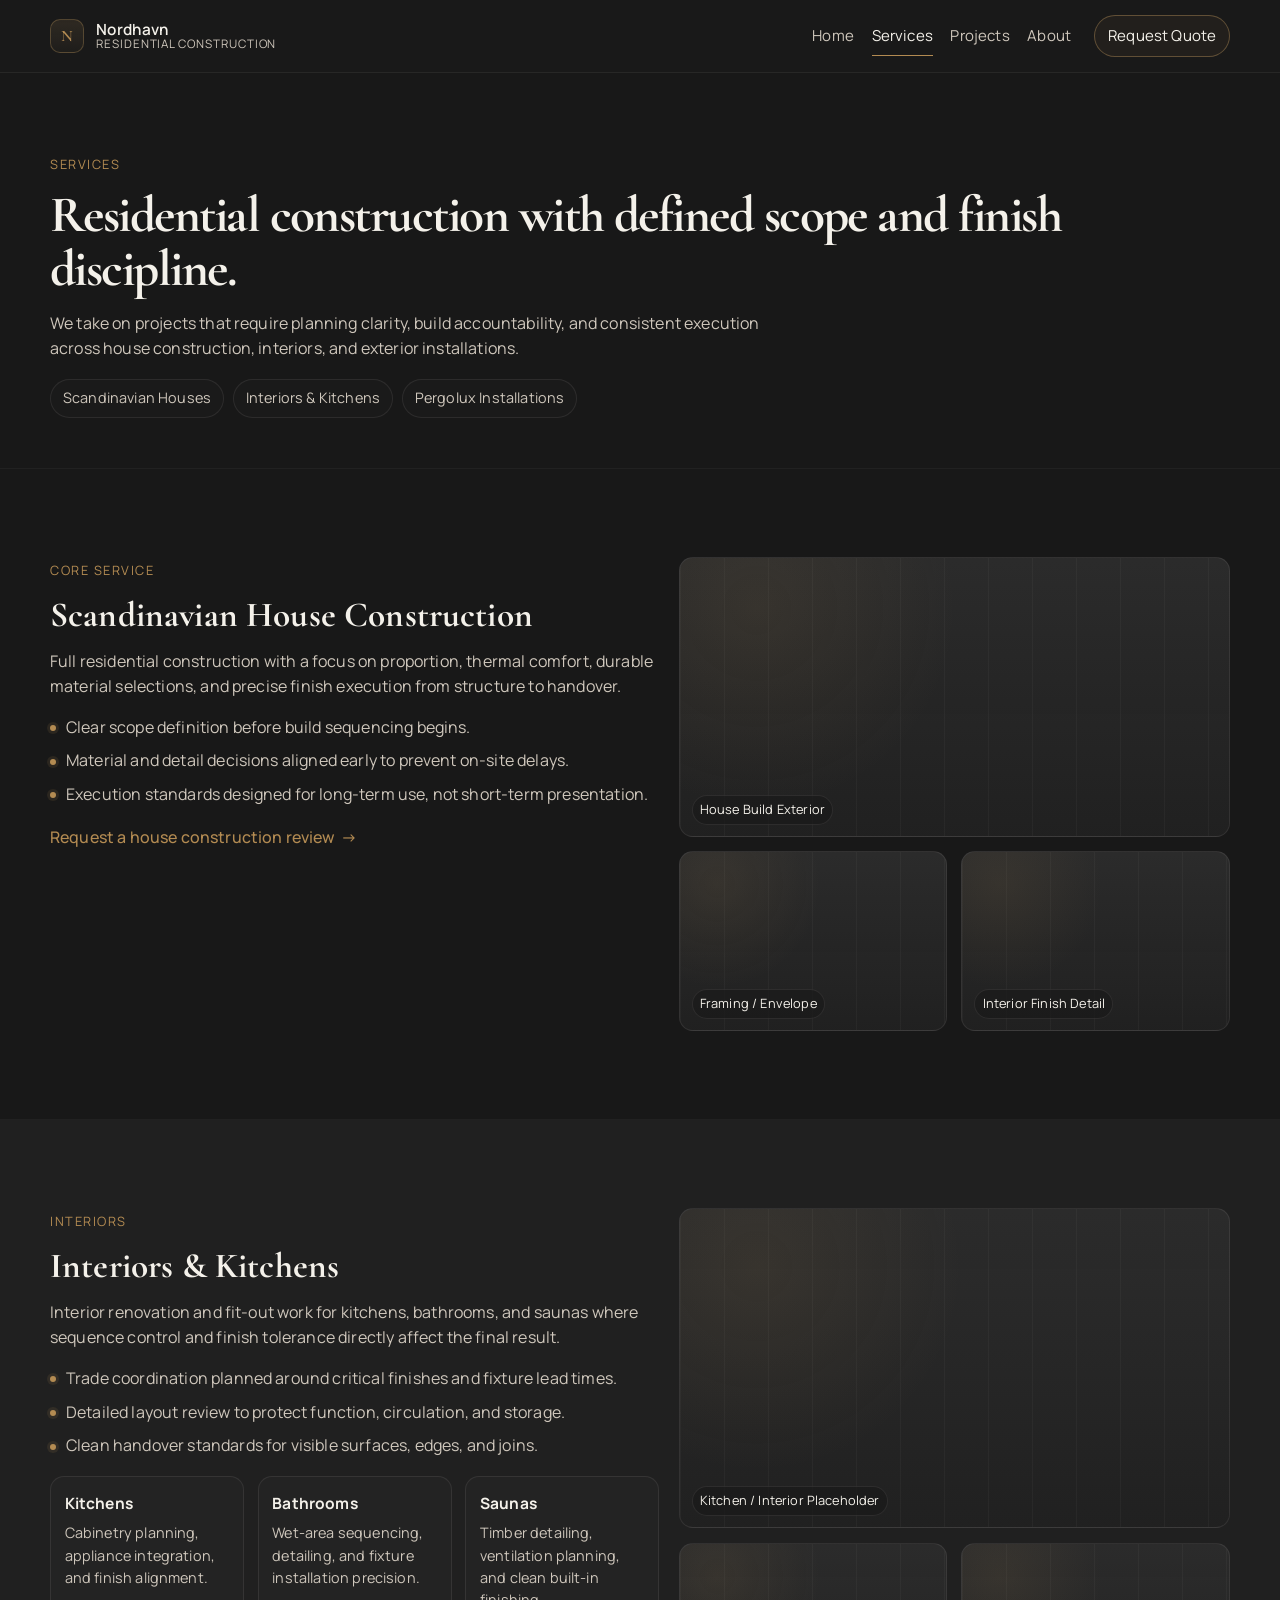
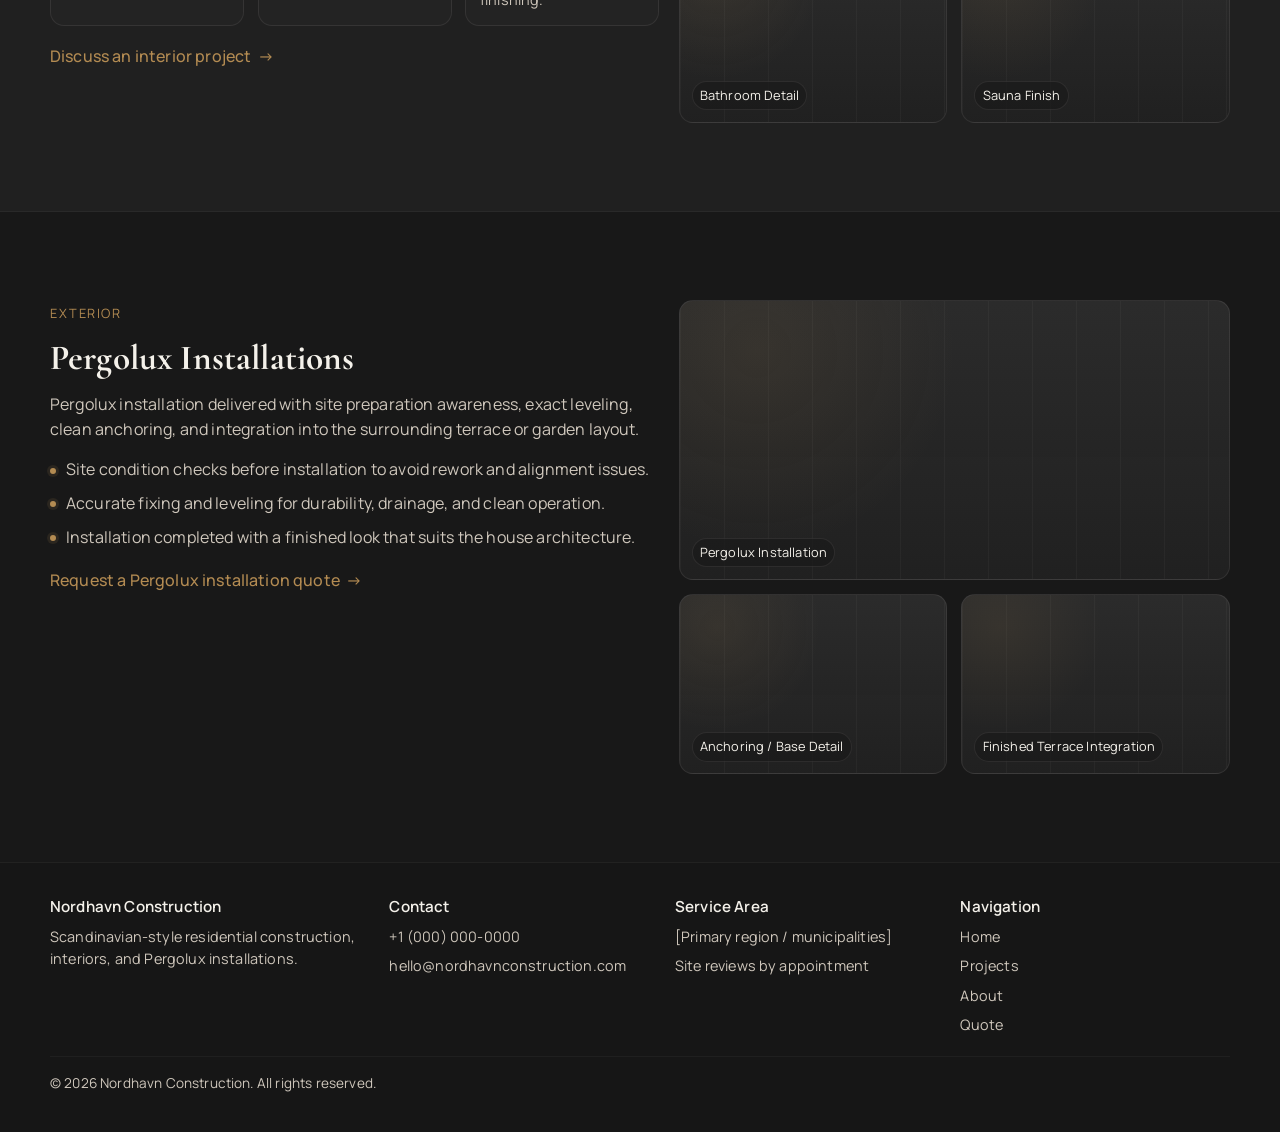
<file: services.html>
<!DOCTYPE html>
<html lang="en">
  <head>
    <meta charset="UTF-8" />
    <meta name="viewport" content="width=device-width, initial-scale=1.0" />
    <meta
      name="description"
      content="Residential construction services including Scandinavian-style houses, interiors and kitchens, bathrooms and saunas, and Pergolux installations."
    />
    <title>Services | Nordhavn Construction</title>
    <link rel="stylesheet" href="style.css" />
  </head>
  <body class="page-services">
    <header class="site-header">
      <div class="container nav-wrap">
        <a class="brand" href="index.html" aria-label="Nordhavn Construction Home">
          <span class="brand-mark">N</span>
          <span class="brand-text">
            <strong>Nordhavn</strong>
            <span>Residential Construction</span>
          </span>
        </a>

        <button class="nav-toggle" type="button" aria-expanded="false" aria-controls="site-menu">
          Menu
        </button>

        <nav class="site-nav" id="site-menu" aria-label="Primary Navigation">
          <a href="index.html">Home</a>
          <a href="services.html">Services</a>
          <a href="projects.html">Projects</a>
          <a href="about.html">About</a>
          <a class="nav-cta" href="quote.html">Request Quote</a>
        </nav>
      </div>
    </header>

    <main>
      <section class="mini-hero">
        <div class="container">
          <span class="eyebrow">Services</span>
          <h1>Residential construction with defined scope and finish discipline.</h1>
          <p>
            We take on projects that require planning clarity, build accountability, and consistent execution across house construction, interiors, and exterior installations.
          </p>
          <nav class="anchor-nav" aria-label="Service Sections">
            <a href="#houses">Scandinavian Houses</a>
            <a href="#interiors">Interiors &amp; Kitchens</a>
            <a href="#pergolux">Pergolux Installations</a>
          </nav>
        </div>
      </section>

      <section class="service-detail section--dark" id="houses">
        <div class="container service-detail__grid">
          <div>
            <span class="eyebrow">Core Service</span>
            <h2>Scandinavian House Construction</h2>
            <p>
              Full residential construction with a focus on proportion, thermal comfort, durable material selections, and precise finish execution from structure to handover.
            </p>
            <ul class="service-points">
              <li>Clear scope definition before build sequencing begins.</li>
              <li>Material and detail decisions aligned early to prevent on-site delays.</li>
              <li>Execution standards designed for long-term use, not short-term presentation.</li>
            </ul>
            <a class="inline-cta" href="quote.html?service=houses">Request a house construction review</a>
          </div>

          <div class="media-stack">
            <div class="mock-image mock-image--tall" data-label="House Build Exterior"></div>
            <div class="mock-grid-2">
              <div class="mock-image" data-label="Framing / Envelope"></div>
              <div class="mock-image" data-label="Interior Finish Detail"></div>
            </div>
          </div>
        </div>
      </section>

      <section class="service-detail section--alt" id="interiors">
        <div class="container service-detail__grid">
          <div>
            <span class="eyebrow">Interiors</span>
            <h2>Interiors &amp; Kitchens</h2>
            <p>
              Interior renovation and fit-out work for kitchens, bathrooms, and saunas where sequence control and finish tolerance directly affect the final result.
            </p>
            <ul class="service-points">
              <li>Trade coordination planned around critical finishes and fixture lead times.</li>
              <li>Detailed layout review to protect function, circulation, and storage.</li>
              <li>Clean handover standards for visible surfaces, edges, and joins.</li>
            </ul>

            <div class="subcards" aria-label="Interior sub-services">
              <article class="subcard">
                <h3>Kitchens</h3>
                <p>Cabinetry planning, appliance integration, and finish alignment.</p>
              </article>
              <article class="subcard">
                <h3>Bathrooms</h3>
                <p>Wet-area sequencing, detailing, and fixture installation precision.</p>
              </article>
              <article class="subcard">
                <h3>Saunas</h3>
                <p>Timber detailing, ventilation planning, and clean built-in finishing.</p>
              </article>
            </div>

            <a class="inline-cta" href="quote.html?service=interiors">Discuss an interior project</a>
          </div>

          <div class="media-stack">
            <div class="mock-image mock-image--wide" data-label="Kitchen / Interior Placeholder"></div>
            <div class="mock-grid-2">
              <div class="mock-image" data-label="Bathroom Detail"></div>
              <div class="mock-image" data-label="Sauna Finish"></div>
            </div>
          </div>
        </div>
      </section>

      <section class="service-detail section--dark" id="pergolux">
        <div class="container service-detail__grid">
          <div>
            <span class="eyebrow">Exterior</span>
            <h2>Pergolux Installations</h2>
            <p>
              Pergolux installation delivered with site preparation awareness, exact leveling, clean anchoring, and integration into the surrounding terrace or garden layout.
            </p>
            <ul class="service-points">
              <li>Site condition checks before installation to avoid rework and alignment issues.</li>
              <li>Accurate fixing and leveling for durability, drainage, and clean operation.</li>
              <li>Installation completed with a finished look that suits the house architecture.</li>
            </ul>
            <a class="inline-cta" href="quote.html?service=pergolux">Request a Pergolux installation quote</a>
          </div>

          <div class="media-stack">
            <div class="mock-image mock-image--tall" data-label="Pergolux Installation"></div>
            <div class="mock-grid-2">
              <div class="mock-image" data-label="Anchoring / Base Detail"></div>
              <div class="mock-image" data-label="Finished Terrace Integration"></div>
            </div>
          </div>
        </div>
      </section>
    </main>

    <footer class="site-footer">
      <div class="container">
        <div class="footer-grid">
          <div class="footer-col">
            <h4>Nordhavn Construction</h4>
            <p>Scandinavian-style residential construction, interiors, and Pergolux installations.</p>
          </div>
          <div class="footer-col">
            <h4>Contact</h4>
            <p>+1 (000) 000-0000</p>
            <p>hello@nordhavnconstruction.com</p>
          </div>
          <div class="footer-col">
            <h4>Service Area</h4>
            <p>[Primary region / municipalities]</p>
            <p>Site reviews by appointment</p>
          </div>
          <div class="footer-col">
            <h4>Navigation</h4>
            <a href="index.html">Home</a>
            <a href="projects.html">Projects</a>
            <a href="about.html">About</a>
            <a href="quote.html">Quote</a>
          </div>
        </div>
        <div class="footer-bottom">© 2026 Nordhavn Construction. All rights reserved.</div>
      </div>
    </footer>

    <script src="script.js"></script>
  </body>
</html>
</file>
<file: style.css>
@import url("https://fonts.googleapis.com/css2?family=Cormorant+Garamond:wght@400;500;600&family=Manrope:wght@400;500;600&display=swap");

:root {
  --bg: #181818;
  --bg2: #202020;
  --surface: #2d2d2d;
  --vanilla: #f4ead8;
  --gold: #b38b52;
  --text: #f4f1ea;
  --text2: #cfc7bc;
  --line: rgba(244, 241, 234, 0.08);
  --line-strong: rgba(244, 241, 234, 0.14);
  --shadow: 0 22px 42px rgba(0, 0, 0, 0.24);
  --radius: 16px;
  --radius-sm: 12px;
  --max: 1180px;
}

* {
  box-sizing: border-box;
}

html {
  scroll-behavior: smooth;
}

body {
  margin: 0;
  position: relative;
  background: var(--bg);
  color: var(--text);
  font-family: "Manrope", "Avenir Next", "Helvetica Neue", "Segoe UI", sans-serif;
  line-height: 1.55;
  letter-spacing: 0.01em;
}

body.menu-open {
  overflow: hidden;
}

a {
  color: inherit;
  text-decoration: none;
}

img {
  display: block;
  max-width: 100%;
}

button,
input,
select,
textarea {
  font: inherit;
}

.container {
  width: min(var(--max), calc(100% - 2rem));
  margin-inline: auto;
}

.section {
  padding: clamp(74px, 8.6vw, 112px) 0;
}

.section--dark {
  background: var(--bg);
}

.section--alt {
  background: var(--bg2);
}

.section[id] {
  scroll-margin-top: 90px;
}

.section-divider {
  height: 1px;
  background: rgba(255, 255, 255, 0.06);
}

.eyebrow {
  display: inline-block;
  margin-bottom: 0.9rem;
  color: var(--gold);
  font-size: 0.8rem;
  letter-spacing: 0.12em;
  text-transform: uppercase;
}

.section-header {
  display: flex;
  flex-wrap: wrap;
  justify-content: space-between;
  align-items: flex-end;
  gap: 1rem 2rem;
  margin-bottom: 1.75rem;
}

.section-header h2 {
  margin: 0;
  font-family: "Cormorant Garamond", "Iowan Old Style", "Palatino Linotype", "Book Antiqua", Palatino, serif;
  font-size: clamp(1.6rem, 3vw, 2.4rem);
  line-height: 1.15;
  letter-spacing: -0.02em;
}

.section-header p {
  margin: 0;
  max-width: 580px;
  color: var(--text2);
}

.lead {
  color: var(--text2);
  font-size: 1.04rem;
}

.site-header {
  position: sticky;
  top: 0;
  z-index: 100;
  border-bottom: 1px solid rgba(244, 241, 234, 0.06);
  background: rgba(26, 26, 26, 0.86);
  backdrop-filter: blur(12px);
}

.nav-wrap {
  display: flex;
  align-items: center;
  justify-content: space-between;
  gap: 1rem;
  min-height: 72px;
}

.brand {
  display: inline-flex;
  align-items: center;
  gap: 0.75rem;
  color: var(--text);
}

.brand-mark {
  width: 34px;
  height: 34px;
  border-radius: 10px;
  display: grid;
  place-items: center;
  border: 1px solid rgba(176, 141, 87, 0.35);
  background: linear-gradient(180deg, rgba(176, 141, 87, 0.14), rgba(176, 141, 87, 0.04));
  color: var(--gold);
  font-weight: 600;
  font-family: "Cormorant Garamond", "Iowan Old Style", "Palatino Linotype", serif;
}

.brand-text {
  display: inline-flex;
  flex-direction: column;
  line-height: 1.05;
}

.brand-text strong {
  font-size: 0.96rem;
  font-weight: 600;
  letter-spacing: 0.02em;
}

.brand-text span {
  color: var(--text2);
  font-size: 0.73rem;
  letter-spacing: 0.08em;
  text-transform: uppercase;
}

.nav-toggle {
  display: none;
  border: 1px solid var(--line-strong);
  background: transparent;
  color: var(--text);
  padding: 0.45rem 0.7rem;
  border-radius: 10px;
  cursor: pointer;
}

.site-nav {
  display: flex;
  align-items: center;
  gap: 1.1rem;
}

.site-nav a {
  position: relative;
  color: var(--text2);
  font-size: 0.94rem;
  padding: 0.35rem 0;
  transition: color 180ms ease;
}

.site-nav a::after {
  content: "";
  position: absolute;
  left: 0;
  right: 0;
  bottom: -0.2rem;
  height: 1px;
  background: var(--gold);
  transform: scaleX(0);
  transform-origin: left;
  transition: transform 220ms ease;
}

.site-nav a:hover,
.site-nav a:focus-visible {
  color: var(--text);
}

.site-nav a:hover::after,
.site-nav a:focus-visible::after {
  transform: scaleX(1);
}

.site-nav .nav-cta {
  margin-left: 0.35rem;
  border: 1px solid rgba(176, 141, 87, 0.45);
  color: var(--text);
  padding: 0.55rem 0.8rem;
  border-radius: 999px;
  background: rgba(176, 141, 87, 0.06);
}

.site-nav .nav-cta::after {
  display: none;
}

.page-home .site-nav a[href="index.html"],
.page-services .site-nav a[href="services.html"],
.page-projects .site-nav a[href="projects.html"],
.page-about .site-nav a[href="about.html"],
.page-quote .site-nav a[href="quote.html"] {
  color: var(--text);
}

.page-home .site-nav a[href="index.html"]::after,
.page-services .site-nav a[href="services.html"]::after,
.page-projects .site-nav a[href="projects.html"]::after,
.page-about .site-nav a[href="about.html"]::after,
.page-quote .site-nav a[href="quote.html"]::after {
  transform: scaleX(1);
}

.btn {
  display: inline-flex;
  align-items: center;
  justify-content: center;
  gap: 0.5rem;
  border-radius: 999px;
  padding: 0.8rem 1.05rem;
  border: 1px solid transparent;
  cursor: pointer;
  transition: transform 180ms ease, box-shadow 220ms ease, background-color 220ms ease, border-color 220ms ease;
  font-weight: 500;
  letter-spacing: 0.01em;
}

.btn:hover,
.btn:focus-visible {
  transform: translateY(-2px);
}

.btn--primary {
  background: var(--gold);
  border-color: rgba(176, 141, 87, 0.8);
  color: #1f1a13;
  box-shadow: 0 10px 20px rgba(176, 141, 87, 0.14);
}

.btn--primary:hover,
.btn--primary:focus-visible {
  box-shadow: 0 12px 24px rgba(176, 141, 87, 0.22);
}

.btn--secondary {
  background: transparent;
  border-color: rgba(176, 141, 87, 0.65);
  color: var(--text);
}

.btn--secondary:hover,
.btn--secondary:focus-visible {
  box-shadow: 0 0 0 6px rgba(176, 141, 87, 0.07);
}

.inline-link,
.inline-cta {
  color: var(--gold);
  display: inline-flex;
  align-items: center;
  gap: 0.4rem;
  font-weight: 500;
}

.inline-link::after,
.inline-cta::after {
  content: "→";
  transition: transform 180ms ease;
}

.inline-link:hover::after,
.inline-cta:hover::after {
  transform: translateX(3px);
}

.hero {
  position: relative;
  isolation: isolate;
  background: var(--bg);
  overflow: hidden;
  min-height: clamp(560px, 76vh, 760px);
  padding: clamp(104px, 11vw, 128px) 0 clamp(148px, 17vw, 210px);
}

.hero::before {
  content: "";
  position: absolute;
  inset: 0;
  z-index: 1;
  background: linear-gradient(to bottom, rgba(0, 0, 0, 0.6), rgba(0, 0, 0, 0.75));
  pointer-events: none;
}

.hero__media {
  position: absolute;
  inset: 0;
  z-index: 0;
}

.hero__media img {
  width: 100%;
  height: 100%;
  object-fit: cover;
  object-position: center;
  display: block;
  filter: saturate(0.92) brightness(0.9);
  transform: scale(1.01);
}

.hero--pattern::before {
  display: none;
}

.hero::after {
  display: none;
}

.hero__inner {
  position: relative;
  z-index: 2;
  max-width: 860px;
  text-align: center;
}

.hero h1 {
  margin: 0;
  font-family: "Cormorant Garamond", "Iowan Old Style", "Palatino Linotype", "Book Antiqua", Palatino, serif;
  font-size: clamp(2.35rem, 5.8vw, 4.4rem);
  line-height: 1.03;
  letter-spacing: -0.03em;
  text-wrap: balance;
}

.hero p {
  margin: 1.35rem auto 0;
  max-width: 620px;
  color: var(--text2);
  font-size: 1rem;
  text-wrap: pretty;
}

.hero__actions {
  margin-top: 1.6rem;
  display: flex;
  justify-content: center;
  gap: 0.75rem;
  flex-wrap: wrap;
}

.hero__micro {
  margin-top: 0.9rem;
  color: var(--text2);
  font-size: 0.92rem;
}

.services-grid {
  display: grid;
  grid-template-columns: 1fr 1.12fr 1fr;
  gap: 0.9rem;
  align-items: stretch;
}

.service-card {
  background: rgba(40, 40, 40, 0.96);
  border: 1px solid rgba(244, 241, 234, 0.06);
  border-radius: var(--radius);
  padding: 1.05rem;
  min-height: 228px;
  display: flex;
  flex-direction: column;
  gap: 0.7rem;
  box-shadow: 0 10px 22px rgba(0, 0, 0, 0.12);
  transition: transform 220ms ease, border-color 220ms ease, box-shadow 220ms ease;
}

.service-card:hover {
  transform: translateY(-5px);
  border-color: rgba(176, 141, 87, 0.22);
  box-shadow: 0 18px 32px rgba(0, 0, 0, 0.2);
}

.service-card--core {
  background: rgba(47, 45, 41, 0.98);
  border-color: rgba(179, 139, 82, 0.18);
  border-top: 1px solid rgba(179, 139, 82, 0.45);
  padding: 1.2rem;
  box-shadow: 0 18px 32px rgba(0, 0, 0, 0.18);
}

.service-card--core:hover {
  transform: translateY(-7px);
}

.badge {
  display: inline-flex;
  width: fit-content;
  align-items: center;
  gap: 0.35rem;
  padding: 0.25rem 0.55rem;
  border-radius: 999px;
  border: 1px solid rgba(176, 141, 87, 0.35);
  color: var(--gold);
  font-size: 0.74rem;
  letter-spacing: 0.08em;
  text-transform: uppercase;
  background: rgba(176, 141, 87, 0.06);
}

.service-card h3 {
  margin: 0;
  font-size: 1.2rem;
  line-height: 1.2;
  font-family: "Cormorant Garamond", "Iowan Old Style", "Palatino Linotype", serif;
  letter-spacing: -0.02em;
}

.service-card--core h3 {
  font-size: 1.35rem;
}

.service-card p {
  margin: 0;
  color: var(--text2);
  font-size: 0.92rem;
}

.service-card__footer {
  margin-top: auto;
  padding-top: 0.3rem;
  display: flex;
  flex-direction: column;
  gap: 0.35rem;
}

.service-card__footer a {
  width: fit-content;
}

.service-card__urgency {
  color: rgba(216, 200, 172, 0.86);
  font-size: 0.8rem;
}

.proof-grid {
  display: grid;
  gap: 1.1rem;
}

.project-tag {
  margin: -0.1rem 0 0.1rem;
  color: var(--text2);
  font-size: 0.84rem;
  letter-spacing: 0.04em;
  text-transform: uppercase;
}

.before-after {
  position: relative;
  display: grid;
  grid-template-columns: 1fr 1fr;
  gap: 1rem;
}

.before-after::after {
  content: "";
  position: absolute;
  top: 0.7rem;
  bottom: 0.7rem;
  left: 50%;
  width: 1px;
  transform: translateX(-0.5px);
  background: rgba(179, 139, 82, 0.45);
  pointer-events: none;
}

.compare-tile {
  background: rgba(43, 43, 43, 0.96);
  border: 1px solid rgba(244, 241, 234, 0.06);
  border-radius: var(--radius);
  padding: 0.75rem;
}

.compare-tile h3 {
  margin: 0 0 0.65rem;
  font-size: 0.95rem;
  font-weight: 500;
  color: var(--text2);
}

.compare-image {
  position: relative;
  border-radius: 14px;
  aspect-ratio: 16 / 10;
  overflow: hidden;
  border: 1px solid rgba(244, 241, 234, 0.08);
  background: #252525;
}

.compare-image img {
  width: 100%;
  height: 100%;
  object-fit: cover;
  object-position: center;
  display: block;
}

.compare-image--before img {
  filter: saturate(0.45) brightness(0.62) contrast(0.9);
}

.compare-image--after img {
  filter: saturate(0.92) brightness(0.86);
}

.compare-image::before {
  content: "";
  position: absolute;
  inset: 0;
  background: linear-gradient(180deg, rgba(24, 24, 24, 0.06), rgba(24, 24, 24, 0.28));
}

.compare-image::after {
  content: attr(data-label);
  position: absolute;
  left: 0.7rem;
  bottom: 0.7rem;
  font-size: 0.78rem;
  padding: 0.25rem 0.45rem;
  border-radius: 999px;
  border: 1px solid rgba(244, 241, 234, 0.1);
  background: rgba(26, 26, 26, 0.65);
  color: var(--text);
}

.compare-image--before {
  background: #2a2a2a;
}

.compare-image--after {
  background: #2d2c2a;
}

.compare-caption {
  margin: 0.5rem 0 0;
  color: var(--text2);
  font-size: 0.84rem;
}

.wide-proof {
  margin: 0;
}

.wide-proof__image {
  width: 100%;
  aspect-ratio: 16 / 9;
  object-fit: cover;
  object-position: center;
  border-radius: 14px;
  border: 1px solid rgba(244, 241, 234, 0.08);
  box-shadow: 0 16px 28px rgba(0, 0, 0, 0.16);
  filter: brightness(0.82) saturate(0.92);
}

.wide-proof__caption {
  margin-top: 0.55rem;
  color: var(--text2);
  font-size: 0.82rem;
}

.proof-note {
  max-width: 700px;
  margin: 0;
  color: var(--text2);
  font-size: 0.92rem;
}

.process-track {
  position: relative;
  display: grid;
  grid-template-columns: repeat(4, 1fr);
  gap: 0.85rem;
}

.process-track::before {
  content: "";
  position: absolute;
  left: 7%;
  right: 7%;
  top: 2.2rem;
  height: 1px;
  background: linear-gradient(90deg, rgba(179, 139, 82, 0.08), rgba(179, 139, 82, 0.32), rgba(179, 139, 82, 0.08));
}

.process-step {
  position: relative;
  padding: 0.2rem 0.35rem 0.35rem;
  border-radius: 14px;
  transition: transform 200ms ease, background-color 200ms ease;
}

.process-step:hover {
  transform: translateY(-3px);
  background: rgba(255, 255, 255, 0.015);
}

.process-step__num {
  width: 4rem;
  height: 4rem;
  border-radius: 999px;
  display: grid;
  place-items: center;
  border: 1px solid rgba(176, 141, 87, 0.32);
  background: rgba(37, 37, 37, 0.96);
  color: var(--gold);
  font-size: 1.05rem;
  font-family: "Cormorant Garamond", "Iowan Old Style", "Palatino Linotype", serif;
  box-shadow: 0 8px 18px rgba(0, 0, 0, 0.16);
  transition: background-color 200ms ease, border-color 200ms ease, transform 200ms ease;
}

.process-step:hover .process-step__num {
  background: rgba(46, 46, 46, 0.98);
  border-color: rgba(179, 139, 82, 0.48);
  transform: translateY(-1px);
}

.process-step h3 {
  margin: 0.7rem 0 0.35rem;
  font-size: 1.02rem;
  line-height: 1.25;
}

.process-step p {
  margin: 0;
  color: var(--text2);
  font-size: 0.88rem;
  max-width: 24ch;
}

.testimonials-grid {
  display: grid;
  grid-template-columns: 1fr 1fr;
  gap: 1rem;
}

.testimonial-card {
  position: relative;
  background: rgba(35, 35, 35, 0.98);
  border: 1px solid rgba(244, 241, 234, 0.05);
  border-radius: var(--radius);
  padding: 1rem 1rem 0.95rem;
  transition: transform 220ms ease, border-color 220ms ease, background-color 220ms ease;
}

.testimonial-card::before {
  content: "“";
  position: absolute;
  top: 0.5rem;
  right: 0.7rem;
  color: rgba(179, 139, 82, 0.55);
  font-size: 2rem;
  line-height: 1;
  font-family: "Cormorant Garamond", "Iowan Old Style", "Palatino Linotype", serif;
}

.testimonial-card:hover {
  transform: translateY(-4px);
  border-color: rgba(244, 241, 234, 0.09);
  background: rgba(37, 37, 37, 0.98);
}

.testimonial-card blockquote {
  margin: 0 0 0.7rem;
  color: var(--text);
  font-size: 1.05rem;
  line-height: 1.45;
  padding-right: 0.8rem;
}

.testimonial-card cite {
  font-style: normal;
  color: var(--text2);
  font-size: 0.78rem;
  letter-spacing: 0.03em;
}

.about-teaser-shell {
  padding-top: 0;
}

.about-panel {
  max-width: 920px;
  margin: 0 auto;
  background: #ebdcc5;
  color: #1f1a14;
  border-radius: 22px;
  padding: clamp(0.95rem, 2.2vw, 1.35rem);
  box-shadow: 0 16px 28px rgba(0, 0, 0, 0.17);
}

.about-panel h2 {
  margin: 0;
  color: #1f1a14;
  font-family: "Cormorant Garamond", "Iowan Old Style", "Palatino Linotype", serif;
  letter-spacing: -0.02em;
  font-size: clamp(1.45rem, 2.6vw, 2rem);
}

.about-panel p {
  margin: 0.7rem 0 0;
  color: #433a2f;
}

.about-panel__row {
  display: flex;
  flex-wrap: wrap;
  align-items: flex-end;
  justify-content: space-between;
  gap: 1rem 2rem;
}

.about-panel .inline-link {
  color: #6d5531;
  font-weight: 600;
}

.cta-wrap {
  padding-top: 0;
}

.cta-panel {
  background: #151515;
  border: 1px solid rgba(176, 141, 87, 0.2);
  border-radius: 22px;
  padding: clamp(1.2rem, 3vw, 1.85rem);
  text-align: center;
  box-shadow: 0 18px 32px rgba(0, 0, 0, 0.18);
}

.cta-panel h2 {
  margin: 0;
  font-family: "Cormorant Garamond", "Iowan Old Style", "Palatino Linotype", serif;
  font-size: clamp(1.7rem, 3.2vw, 2.55rem);
  letter-spacing: -0.02em;
}

.cta-panel p {
  margin: 0.75rem auto 0;
  max-width: 600px;
  color: var(--text2);
  font-size: 0.95rem;
}

.cta-panel .cta-actions {
  margin-top: 1rem;
  display: flex;
  justify-content: center;
  gap: 0.8rem;
  flex-wrap: wrap;
}

.cta-panel .microcopy,
.cta-panel .urgency {
  margin-top: 0.65rem;
  font-size: 0.88rem;
}

.cta-panel .urgency {
  color: #d8c8ac;
}

.cta-panel .btn--primary:hover,
.cta-panel .btn--primary:focus-visible {
  box-shadow: 0 0 0 8px rgba(179, 139, 82, 0.08), 0 14px 26px rgba(179, 139, 82, 0.2);
}

.mini-hero {
  padding: 78px 0 50px;
  border-bottom: 1px solid rgba(244, 241, 234, 0.04);
  background: var(--bg);
}

.mini-hero h1 {
  margin: 0;
  font-family: "Cormorant Garamond", "Iowan Old Style", "Palatino Linotype", serif;
  font-size: clamp(2rem, 4.3vw, 3.2rem);
  line-height: 1.05;
  letter-spacing: -0.03em;
}

.mini-hero p {
  margin: 0.9rem 0 0;
  max-width: 760px;
  color: var(--text2);
}

.anchor-nav {
  margin-top: 1.15rem;
  display: flex;
  flex-wrap: wrap;
  gap: 0.55rem;
}

.anchor-nav a {
  color: var(--text2);
  border: 1px solid var(--line);
  background: rgba(255, 255, 255, 0.01);
  border-radius: 999px;
  padding: 0.45rem 0.75rem;
  font-size: 0.9rem;
  transition: border-color 180ms ease, color 180ms ease, transform 180ms ease;
}

.anchor-nav a:hover,
.anchor-nav a:focus-visible {
  color: var(--text);
  border-color: rgba(176, 141, 87, 0.24);
  transform: translateY(-1px);
}

.service-detail {
  padding: clamp(54px, 7vw, 88px) 0;
  border-bottom: 1px solid rgba(244, 241, 234, 0.04);
}

.service-detail:last-child {
  border-bottom: 0;
}

.service-detail__grid {
  display: grid;
  grid-template-columns: 1.05fr 0.95fr;
  gap: 1.2rem;
  align-items: start;
}

.service-detail h2 {
  margin: 0;
  font-family: "Cormorant Garamond", "Iowan Old Style", "Palatino Linotype", serif;
  font-size: clamp(1.5rem, 3vw, 2.2rem);
  line-height: 1.15;
}

.service-detail p {
  margin: 0.85rem 0 0;
  color: var(--text2);
}

.service-points {
  list-style: none;
  padding: 0;
  margin: 1rem 0 1.15rem;
  display: grid;
  gap: 0.55rem;
}

.service-points li {
  position: relative;
  padding-left: 1rem;
  color: var(--text2);
}

.service-points li::before {
  content: "";
  position: absolute;
  left: 0;
  top: 0.65em;
  width: 6px;
  height: 6px;
  border-radius: 999px;
  background: var(--gold);
  box-shadow: 0 0 0 3px rgba(176, 141, 87, 0.12);
}

.media-stack {
  display: grid;
  gap: 0.9rem;
}

.mock-grid-2 {
  display: grid;
  grid-template-columns: 1fr 1fr;
  gap: 0.9rem;
}

.mock-image {
  position: relative;
  min-height: 180px;
  border-radius: 14px;
  border: 1px solid var(--line);
  overflow: hidden;
  background: linear-gradient(180deg, rgba(44, 44, 44, 0.98), rgba(33, 33, 33, 0.95));
}

.mock-image::before {
  content: "";
  position: absolute;
  inset: 0;
  background-image:
    radial-gradient(circle at 14% 18%, rgba(176, 141, 87, 0.1), transparent 38%),
    repeating-linear-gradient(
      90deg,
      rgba(244, 241, 234, 0.035) 0,
      rgba(244, 241, 234, 0.035) 1px,
      transparent 1px,
      transparent 44px
    );
}

.mock-image::after {
  content: attr(data-label);
  position: absolute;
  left: 0.75rem;
  bottom: 0.7rem;
  color: var(--text);
  font-size: 0.8rem;
  padding: 0.25rem 0.45rem;
  border-radius: 999px;
  background: rgba(26, 26, 26, 0.68);
  border: 1px solid rgba(244, 241, 234, 0.08);
}

.mock-image--tall {
  min-height: 280px;
}

.mock-image--wide {
  min-height: 320px;
}

.subcards {
  margin: 1rem 0 1.1rem;
  display: grid;
  grid-template-columns: repeat(3, 1fr);
  gap: 0.85rem;
}

.subcard {
  background: rgba(255, 255, 255, 0.015);
  border: 1px solid var(--line);
  border-radius: 14px;
  padding: 0.85rem;
}

.subcard h3 {
  margin: 0;
  font-size: 0.97rem;
}

.subcard p {
  margin: 0.45rem 0 0;
  font-size: 0.9rem;
}

.projects-grid {
  display: grid;
  grid-template-columns: repeat(3, 1fr);
  gap: 1rem;
}

.project-card {
  background: linear-gradient(180deg, rgba(42, 42, 42, 0.98), rgba(36, 36, 36, 0.95));
  border: 1px solid var(--line);
  border-radius: var(--radius);
  overflow: hidden;
  box-shadow: 0 12px 26px rgba(0, 0, 0, 0.12);
  transition: transform 220ms ease, box-shadow 220ms ease, border-color 220ms ease;
}

.project-card:hover {
  transform: translateY(-4px);
  border-color: rgba(176, 141, 87, 0.2);
  box-shadow: 0 18px 32px rgba(0, 0, 0, 0.18);
}

.project-card__media {
  position: relative;
  aspect-ratio: 16 / 10;
  border-bottom: 1px solid rgba(244, 241, 234, 0.05);
  background: linear-gradient(135deg, #303030, #232323);
}

.project-card__media::before {
  content: "";
  position: absolute;
  inset: 0;
  background-image:
    radial-gradient(circle at 20% 20%, rgba(176, 141, 87, 0.12), transparent 36%),
    repeating-linear-gradient(
      0deg,
      rgba(244, 241, 234, 0.03) 0,
      rgba(244, 241, 234, 0.03) 1px,
      transparent 1px,
      transparent 48px
    );
}

.project-card__media::after {
  content: attr(data-label);
  position: absolute;
  left: 0.7rem;
  bottom: 0.7rem;
  font-size: 0.8rem;
  padding: 0.25rem 0.45rem;
  border-radius: 999px;
  background: rgba(26, 26, 26, 0.68);
  border: 1px solid rgba(244, 241, 234, 0.08);
}

.project-card__body {
  padding: 1rem;
}

.project-card__body h3 {
  margin: 0;
  font-size: 1.02rem;
  line-height: 1.25;
}

.project-card__body p {
  margin: 0.55rem 0 0;
  color: var(--text2);
  font-size: 0.92rem;
}

.project-meta {
  margin-top: 0.7rem;
  display: flex;
  flex-wrap: wrap;
  gap: 0.4rem;
}

.project-meta span {
  border: 1px solid rgba(244, 241, 234, 0.08);
  border-radius: 999px;
  padding: 0.18rem 0.45rem;
  color: var(--text2);
  font-size: 0.78rem;
}

.project-group {
  padding-top: 1.25rem;
}

.project-group + .project-group {
  margin-top: 1rem;
}

.project-group h2 {
  margin: 0 0 0.45rem;
  font-family: "Cormorant Garamond", "Iowan Old Style", "Palatino Linotype", serif;
  font-size: 1.55rem;
}

.project-group > p {
  margin: 0 0 1rem;
  color: var(--text2);
  max-width: 720px;
}

.before-after--compact .compare-image {
  aspect-ratio: 16 / 10;
}

.about-grid {
  display: grid;
  grid-template-columns: 1.1fr 0.9fr;
  gap: 1rem;
}

.panel {
  background: linear-gradient(180deg, rgba(42, 42, 42, 0.98), rgba(36, 36, 36, 0.95));
  border: 1px solid var(--line);
  border-radius: var(--radius);
  padding: 1rem;
}

.panel h2,
.panel h3 {
  margin: 0;
  font-family: "Cormorant Garamond", "Iowan Old Style", "Palatino Linotype", serif;
  letter-spacing: -0.02em;
}

.panel p {
  margin: 0.65rem 0 0;
  color: var(--text2);
}

.stack {
  display: grid;
  gap: 1rem;
}

.checklist,
.simple-list {
  margin: 0.8rem 0 0;
  padding: 0;
  list-style: none;
  display: grid;
  gap: 0.55rem;
}

.checklist li,
.simple-list li {
  position: relative;
  padding-left: 1rem;
  color: var(--text2);
}

.checklist li::before,
.simple-list li::before {
  content: "";
  position: absolute;
  left: 0;
  top: 0.62em;
  width: 6px;
  height: 6px;
  border-radius: 999px;
  background: var(--gold);
}

.number-list {
  margin: 0.9rem 0 0;
  padding: 0;
  list-style: none;
  display: grid;
  gap: 0.85rem;
}

.number-list li {
  display: grid;
  grid-template-columns: auto 1fr;
  gap: 0.75rem;
  align-items: start;
}

.number-list strong {
  width: 1.9rem;
  height: 1.9rem;
  border-radius: 999px;
  border: 1px solid rgba(176, 141, 87, 0.3);
  display: grid;
  place-items: center;
  color: var(--gold);
  font-family: "Cormorant Garamond", "Iowan Old Style", "Palatino Linotype", serif;
  font-weight: 500;
}

.number-list span {
  color: var(--text2);
}

.quote-layout {
  padding-top: 1rem;
}

.quote-card {
  max-width: 820px;
  margin: 0 auto;
  background: linear-gradient(180deg, rgba(42, 42, 42, 0.98), rgba(36, 36, 36, 0.95));
  border: 1px solid var(--line);
  border-radius: 18px;
  padding: clamp(1rem, 3vw, 1.5rem);
  box-shadow: 0 18px 34px rgba(0, 0, 0, 0.16);
}

.quote-card h2 {
  margin: 0;
  font-family: "Cormorant Garamond", "Iowan Old Style", "Palatino Linotype", serif;
  font-size: clamp(1.45rem, 2.6vw, 1.9rem);
  letter-spacing: -0.02em;
}

.quote-card > p {
  margin: 0.6rem 0 0;
  color: var(--text2);
}

.form-grid {
  margin-top: 1rem;
  display: grid;
  grid-template-columns: 1fr 1fr;
  gap: 0.9rem;
}

.form-field {
  display: grid;
  gap: 0.4rem;
}

.form-field--full {
  grid-column: 1 / -1;
}

.form-field label {
  color: var(--text2);
  font-size: 0.9rem;
}

.form-field input,
.form-field select,
.form-field textarea {
  width: 100%;
  border-radius: 10px;
  border: 1px solid rgba(244, 241, 234, 0.1);
  background: #232323;
  color: var(--text);
  padding: 0.72rem 0.85rem;
  transition: border-color 180ms ease, box-shadow 180ms ease;
}

.form-field textarea {
  min-height: 150px;
  resize: vertical;
}

.form-field input:focus,
.form-field select:focus,
.form-field textarea:focus {
  outline: none;
  border-color: rgba(176, 141, 87, 0.5);
  box-shadow: 0 0 0 4px rgba(176, 141, 87, 0.08);
}

.form-actions {
  margin-top: 0.95rem;
  display: flex;
  flex-direction: column;
  align-items: flex-start;
  gap: 0.55rem;
}

.form-note {
  color: var(--text2);
  font-size: 0.9rem;
}

.form-success {
  margin-top: 0.95rem;
  border-radius: 12px;
  border: 1px solid rgba(176, 141, 87, 0.35);
  background: rgba(176, 141, 87, 0.08);
  padding: 0.85rem 0.95rem;
  color: var(--text);
}

.form-success[hidden] {
  display: none;
}

.next-steps {
  max-width: 820px;
  margin: 1rem auto 0;
  border: 1px solid var(--line);
  border-radius: 16px;
  padding: 1rem;
  background: rgba(255, 255, 255, 0.01);
}

.next-steps h3 {
  margin: 0;
  font-family: "Cormorant Garamond", "Iowan Old Style", "Palatino Linotype", serif;
}

#process.section--alt {
  background: #242424;
}

#process .process-track {
  gap: 0.85rem;
}

#process .process-step h3 {
  margin-top: 0.7rem;
}

#process .process-step p {
  font-size: 0.9rem;
}

.next-steps ul {
  list-style: none;
  margin: 0.7rem 0 0;
  padding: 0;
  display: grid;
  gap: 0.55rem;
}

.next-steps li {
  color: var(--text2);
  position: relative;
  padding-left: 1rem;
}

.next-steps li::before {
  content: "";
  position: absolute;
  left: 0;
  top: 0.62em;
  width: 6px;
  height: 6px;
  border-radius: 999px;
  background: var(--gold);
}

.site-footer {
  border-top: 1px solid rgba(244, 241, 234, 0.05);
  background: #161616;
  padding: 2rem 0 2.4rem;
}

.footer-grid {
  display: grid;
  grid-template-columns: 1.2fr 1fr 1fr 1fr;
  gap: 1rem;
}

.footer-col h4 {
  margin: 0;
  font-size: 0.95rem;
  font-weight: 600;
}

.footer-col p,
.footer-col a {
  margin: 0.45rem 0 0;
  color: var(--text2);
  font-size: 0.9rem;
}

.footer-col a {
  display: block;
  width: fit-content;
}

.footer-col a:hover {
  color: var(--text);
}

.footer-bottom {
  margin-top: 1.2rem;
  padding-top: 1rem;
  border-top: 1px solid rgba(244, 241, 234, 0.04);
  color: var(--text2);
  font-size: 0.85rem;
}

.sr-only {
  position: absolute;
  width: 1px;
  height: 1px;
  padding: 0;
  margin: -1px;
  overflow: hidden;
  clip: rect(0, 0, 0, 0);
  white-space: nowrap;
  border: 0;
}

@media (max-width: 960px) {
  .nav-toggle {
    display: inline-flex;
    align-items: center;
    justify-content: center;
  }

  .site-nav {
    position: absolute;
    top: calc(100% + 8px);
    left: 1rem;
    right: 1rem;
    flex-direction: column;
    align-items: flex-start;
    gap: 0.25rem;
    padding: 0.8rem;
    border-radius: 14px;
    border: 1px solid rgba(244, 241, 234, 0.08);
    background: rgba(31, 31, 31, 0.98);
    box-shadow: var(--shadow);
    opacity: 0;
    pointer-events: none;
    transform: translateY(-6px);
    transition: opacity 180ms ease, transform 180ms ease;
  }

  body.menu-open .site-nav {
    opacity: 1;
    pointer-events: auto;
    transform: translateY(0);
  }

  .site-nav a {
    width: 100%;
    padding: 0.45rem 0;
  }

  .site-nav .nav-cta {
    margin-left: 0;
    margin-top: 0.25rem;
    width: auto;
  }

  .services-grid {
    grid-template-columns: 1fr;
  }

  .service-card--core {
    order: -1;
  }

  .before-after {
    grid-template-columns: 1fr;
  }

  .before-after::after {
    display: none;
  }

  .wide-proof__image {
    aspect-ratio: 16 / 10;
  }

  .process-track {
    grid-template-columns: 1fr;
    gap: 0.8rem;
    padding-left: 0.25rem;
  }

  .process-track::before {
    left: 2rem;
    right: auto;
    top: 0.8rem;
    bottom: 0.8rem;
    width: 1px;
    height: auto;
    background: linear-gradient(180deg, rgba(176, 141, 87, 0.06), rgba(176, 141, 87, 0.28), rgba(176, 141, 87, 0.06));
  }

  .process-step {
    display: grid;
    grid-template-columns: auto 1fr;
    gap: 0.6rem;
    align-items: start;
    padding: 0.2rem 0.25rem;
  }

  .process-step__num {
    width: 3.4rem;
    height: 3.4rem;
    font-size: 0.95rem;
  }

  .process-step h3 {
    margin-top: 0.2rem;
  }

  .process-step p {
    grid-column: 2;
    margin-top: -0.1rem;
    max-width: 40ch;
  }

  .testimonials-grid {
    grid-template-columns: 1fr;
  }

  .service-detail__grid,
  .about-grid {
    grid-template-columns: 1fr;
  }

  .subcards,
  .projects-grid {
    grid-template-columns: 1fr;
  }

  .mock-grid-2 {
    grid-template-columns: 1fr;
  }

  .mock-image--wide {
    min-height: 220px;
  }

  .footer-grid {
    grid-template-columns: 1fr 1fr;
  }
}

@media (max-width: 640px) {
  .container {
    width: min(var(--max), calc(100% - 1.2rem));
  }

  .hero {
    min-height: 520px;
    padding-top: 118px;
    padding-bottom: 126px;
  }

  .hero__actions {
    flex-direction: column;
    align-items: stretch;
    max-width: 320px;
    margin-inline: auto;
    margin-top: 1.35rem;
  }

  .btn {
    width: 100%;
  }

  .hero .btn {
    padding-top: 0.68rem;
    padding-bottom: 0.68rem;
  }

  .mini-hero {
    padding-top: 72px;
  }

  #process.section {
    padding-top: 74px;
    padding-bottom: 76px;
  }

  .about-panel {
    max-width: 100%;
  }

  .quote-card,
  .next-steps,
  .panel,
  .service-card,
  .compare-tile,
  .testimonial-card,
  .project-card__body,
  .cta-panel,
  .about-panel {
    padding-left: 0.95rem;
    padding-right: 0.95rem;
  }

  .project-card__body {
    padding-top: 0.95rem;
    padding-bottom: 0.95rem;
  }

  .form-grid {
    grid-template-columns: 1fr;
  }

  .footer-grid {
    grid-template-columns: 1fr;
  }
}

@media (prefers-reduced-motion: reduce) {
  html {
    scroll-behavior: auto;
  }

  *,
  *::before,
  *::after {
    transition-duration: 0.01ms !important;
    animation-duration: 0.01ms !important;
    animation-iteration-count: 1 !important;
  }
}
</file>
